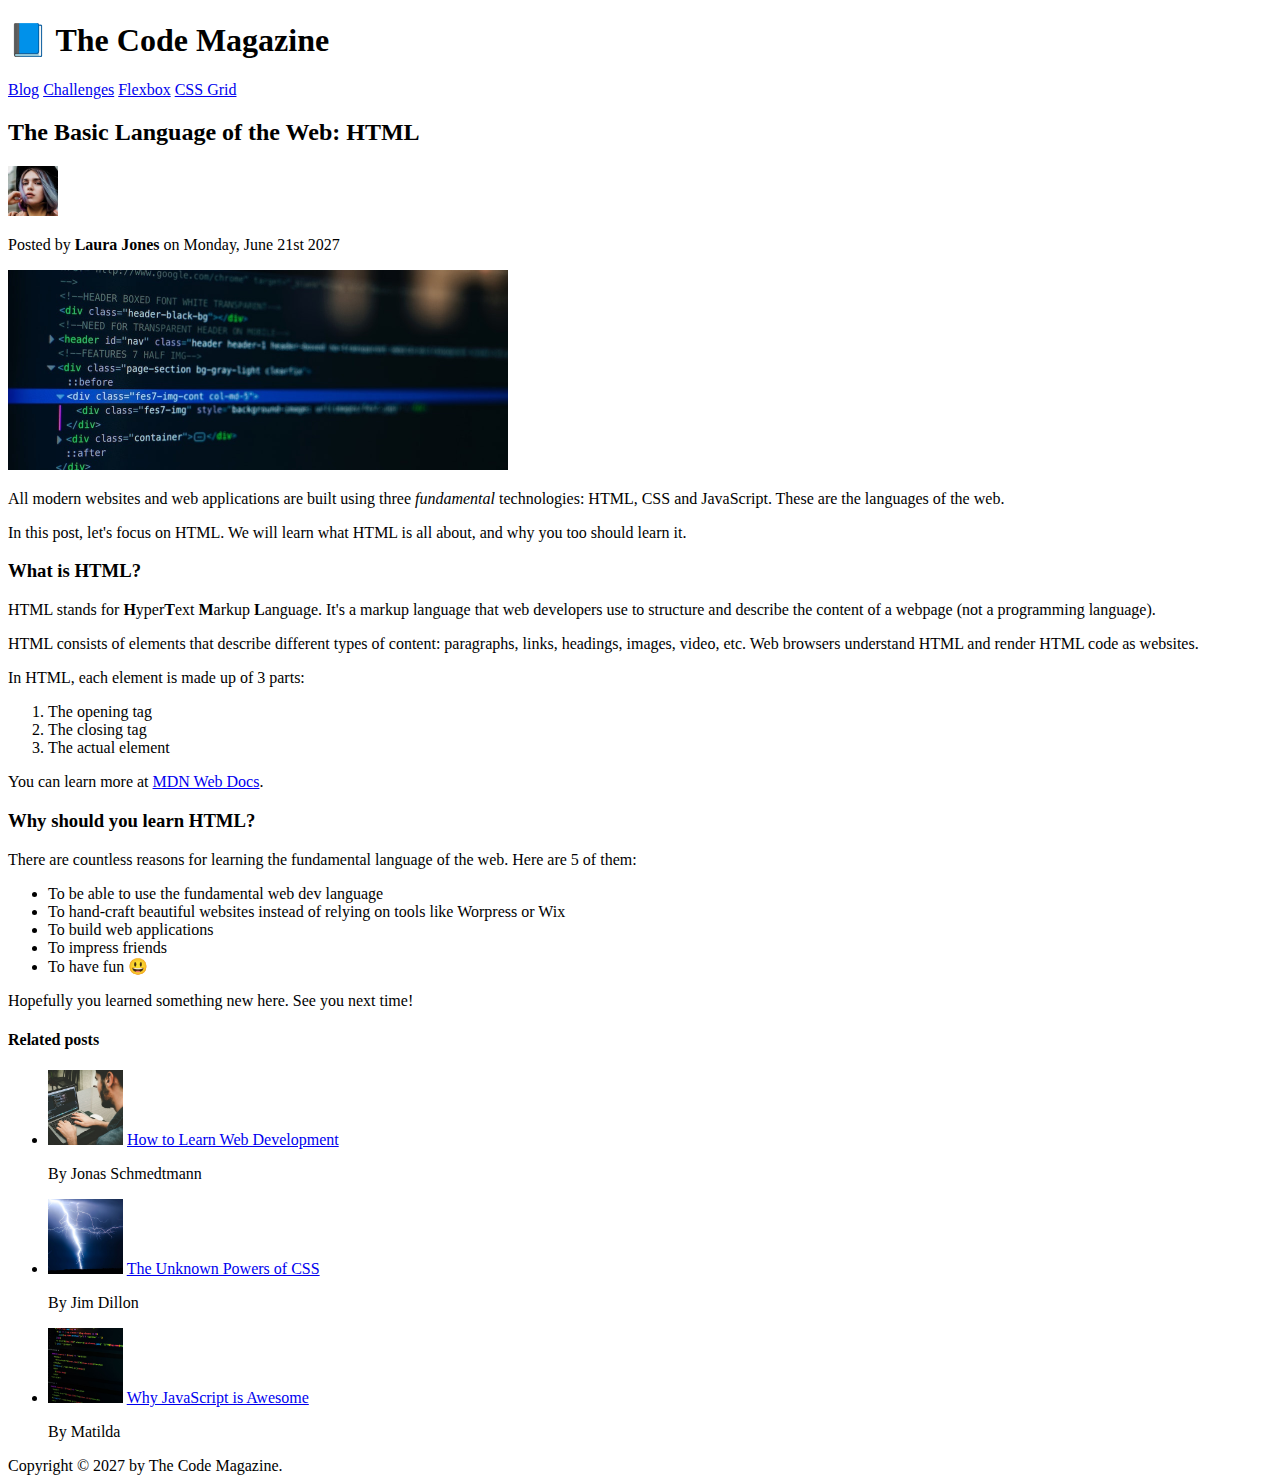
<file: final/02-HTML-Fundamentals/index.html>
<!DOCTYPE html>
<html lang="en">
  <head>
    <meta charset="UTF-8" />
    <title>The Basic Language of the Web: HTML</title>
  </head>

  <body>
    <!--
    <h1>The Basic Language of the Web: HTML</h1>
    <h2>The Basic Language of the Web: HTML</h2>
    <h3>The Basic Language of the Web: HTML</h3>
    <h4>The Basic Language of the Web: HTML</h4>
    <h5>The Basic Language of the Web: HTML</h5>
    <h6>The Basic Language of the Web: HTML</h6>
    -->

    <header>
      <h1>📘 The Code Magazine</h1>

      <nav>
        <a href="blog.html">Blog</a>
        <a href="#">Challenges</a>
        <a href="#">Flexbox</a>
        <a href="#">CSS Grid</a>
      </nav>
    </header>

    <article>
      <header>
        <h2>The Basic Language of the Web: HTML</h2>

        <img
          src="img/laura-jones.jpg"
          alt="Headshot of Laura Jones"
          height="50"
          width="50"
        />

        <p>Posted by <strong>Laura Jones</strong> on Monday, June 21st 2027</p>

        <img
          src="img/post-img.jpg"
          alt="HTML code on a screen"
          width="500"
          height="200"
        />
      </header>

      <p>
        All modern websites and web applications are built using three
        <em>fundamental</em>
        technologies: HTML, CSS and JavaScript. These are the languages of the
        web.
      </p>

      <p>
        In this post, let's focus on HTML. We will learn what HTML is all about,
        and why you too should learn it.
      </p>

      <h3>What is HTML?</h3>
      <p>
        HTML stands for <strong>H</strong>yper<strong>T</strong>ext
        <strong>M</strong>arkup <strong>L</strong>anguage. It's a markup
        language that web developers use to structure and describe the content
        of a webpage (not a programming language).
      </p>
      <p>
        HTML consists of elements that describe different types of content:
        paragraphs, links, headings, images, video, etc. Web browsers understand
        HTML and render HTML code as websites.
      </p>
      <p>In HTML, each element is made up of 3 parts:</p>

      <ol>
        <li>The opening tag</li>
        <li>The closing tag</li>
        <li>The actual element</li>
      </ol>

      <p>
        You can learn more at
        <a
          href="https://developer.mozilla.org/en-US/docs/Web/HTML"
          target="_blank"
          >MDN Web Docs</a
        >.
      </p>

      <h3>Why should you learn HTML?</h3>

      <p>
        There are countless reasons for learning the fundamental language of the
        web. Here are 5 of them:
      </p>

      <ul>
        <li>To be able to use the fundamental web dev language</li>
        <li>
          To hand-craft beautiful websites instead of relying on tools like
          Worpress or Wix
        </li>
        <li>To build web applications</li>
        <li>To impress friends</li>
        <li>To have fun 😃</li>
      </ul>

      <p>Hopefully you learned something new here. See you next time!</p>
    </article>

    <aside>
      <h4>Related posts</h4>

      <ul>
        <li>
          <img
            src="img/related-1.jpg"
            alt="Person programming"
            width="75"
            width="75"
          />
          <a href="#">How to Learn Web Development</a>
          <p>By Jonas Schmedtmann</p>
        </li>
        <li>
          <img src="img/related-2.jpg" alt="Lightning" width="75" heigth="75" />
          <a href="#">The Unknown Powers of CSS</a>
          <p>By Jim Dillon</p>
        </li>
        <li>
          <img
            src="img/related-3.jpg"
            alt="JavaScript code on a screen"
            width="75"
            height="75"
          />
          <a href="#">Why JavaScript is Awesome</a>
          <p>By Matilda</p>
        </li>
      </ul>
    </aside>

    <footer>Copyright &copy; 2027 by The Code Magazine.</footer>
  </body>
</html>
</file>
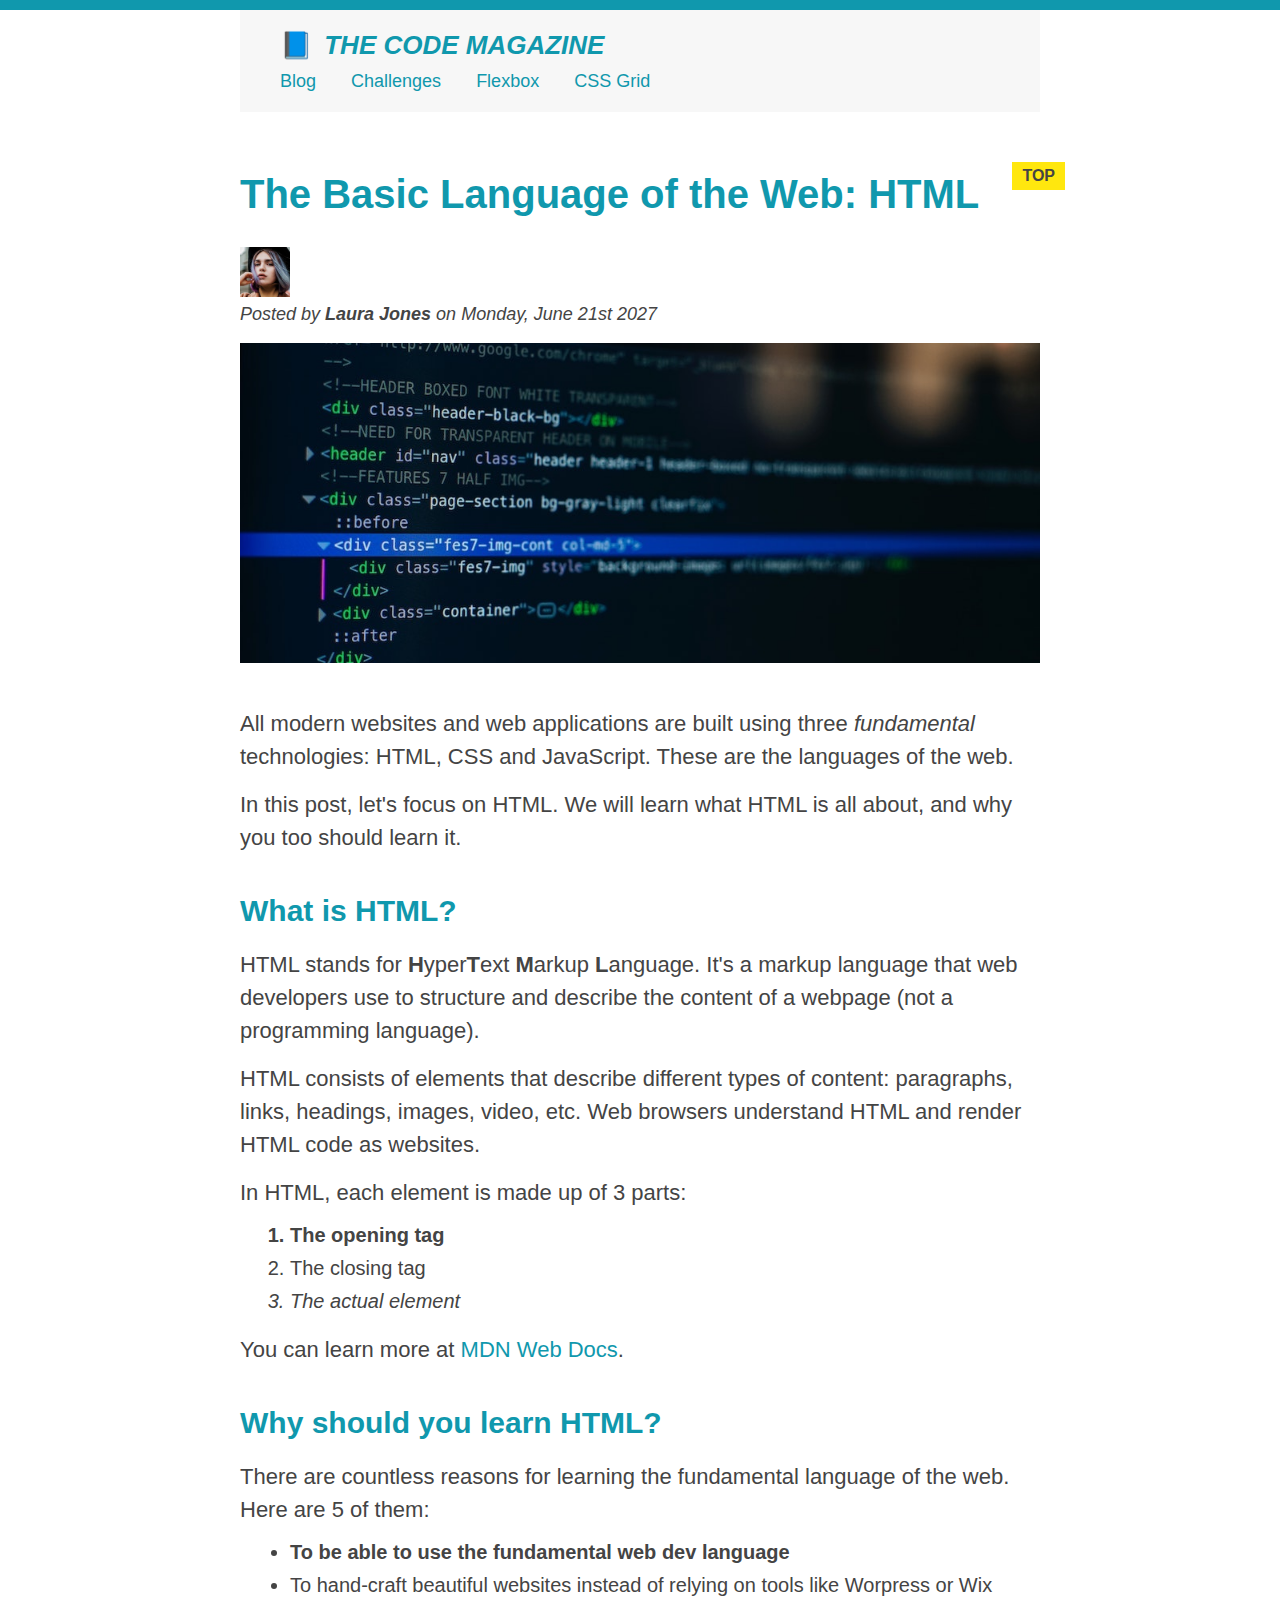
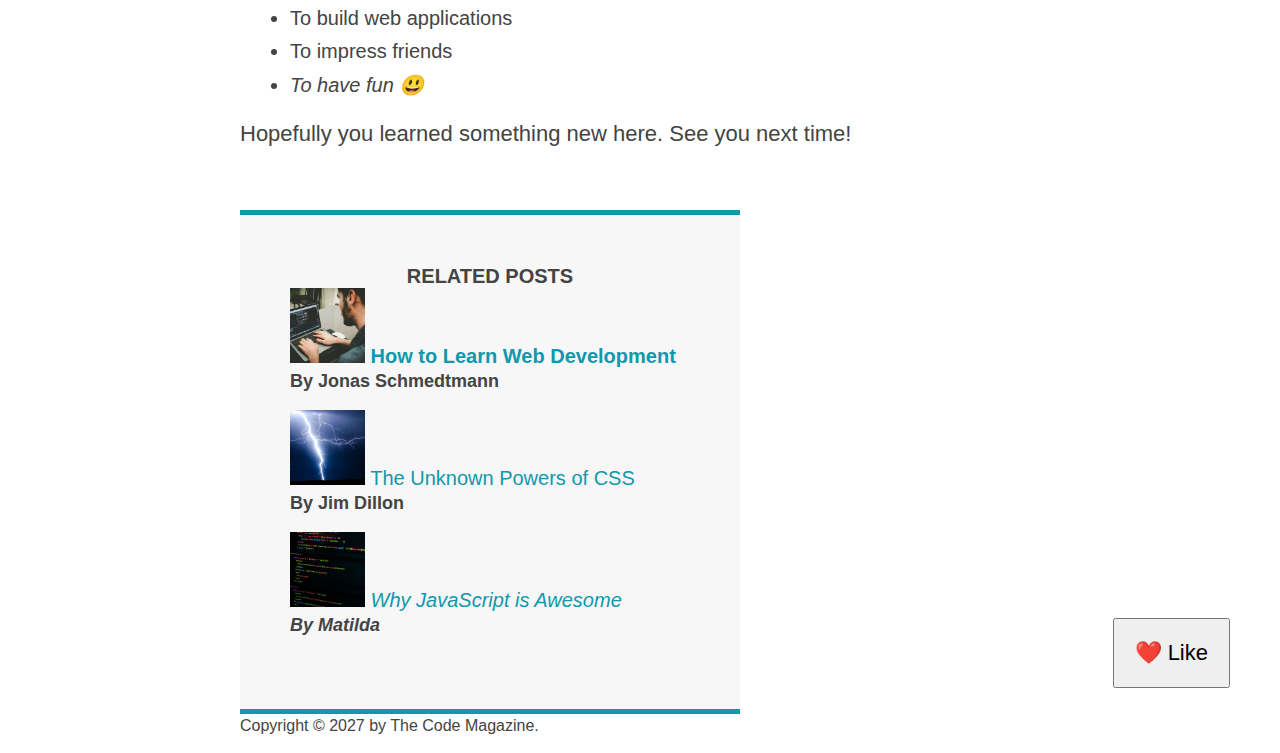
<file: final/03-CSS-Fundamentals/index.html>
<!DOCTYPE html>
<html lang="en">
  <head>
    <meta charset="UTF-8" />
    <link href="style.css" rel="stylesheet" />

    <title>The Basic Language of the Web: HTML</title>
  </head>

  <body>
    <!--
    <h1>The Basic Language of the Web: HTML</h1>
    <h2>The Basic Language of the Web: HTML</h2>
    <h3>The Basic Language of the Web: HTML</h3>
    <h4>The Basic Language of the Web: HTML</h4>
    <h5>The Basic Language of the Web: HTML</h5>
    <h6>The Basic Language of the Web: HTML</h6>
    -->

    <div class="container">
      <header class="main-header">
        <h1>📘 The Code Magazine</h1>

        <nav>
          <!-- <strong>This is the navigation</strong> -->
          <a href="blog.html">Blog</a>
          <a href="#">Challenges</a>
          <a href="#">Flexbox</a>
          <a href="#">CSS Grid</a>
        </nav>
      </header>

      <article>
        <header class="post-header">
          <h2>The Basic Language of the Web: HTML</h2>

          <img
            src="img/laura-jones.jpg"
            alt="Headshot of Laura Jones"
            height="50"
            width="50"
          />

          <p id="author">
            Posted by <strong>Laura Jones</strong> on Monday, June 21st 2027
          </p>

          <img
            src="img/post-img.jpg"
            alt="HTML code on a screen"
            width="500"
            height="200"
            class="post-img"
          />
          <button>❤️ Like</button>
        </header>

        <p>
          All modern websites and web applications are built using three
          <em>fundamental</em>
          technologies: HTML, CSS and JavaScript. These are the languages of the
          web.
        </p>

        <p>
          In this post, let's focus on HTML. We will learn what HTML is all
          about, and why you too should learn it.
        </p>

        <h3>What is HTML?</h3>
        <p>
          HTML stands for <strong>H</strong>yper<strong>T</strong>ext
          <strong>M</strong>arkup <strong>L</strong>anguage. It's a markup
          language that web developers use to structure and describe the content
          of a webpage (not a programming language).
        </p>
        <p>
          HTML consists of elements that describe different types of content:
          paragraphs, links, headings, images, video, etc. Web browsers
          understand HTML and render HTML code as websites.
        </p>
        <p>In HTML, each element is made up of 3 parts:</p>

        <ol>
          <li class="first-li">The opening tag</li>
          <li>The closing tag</li>
          <li>The actual element</li>
        </ol>

        <p>
          You can learn more at
          <a
            href="https://developer.mozilla.org/en-US/docs/Web/HTML"
            target="_blank"
            >MDN Web Docs</a
          >.
        </p>

        <h3>Why should you learn HTML?</h3>

        <p>
          There are countless reasons for learning the fundamental language of
          the web. Here are 5 of them:
        </p>

        <ul>
          <li class="first-li">
            To be able to use the fundamental web dev language
          </li>
          <li>
            To hand-craft beautiful websites instead of relying on tools like
            Worpress or Wix
          </li>
          <li>To build web applications</li>
          <li>To impress friends</li>
          <li>To have fun 😃</li>
        </ul>

        <p>Hopefully you learned something new here. See you next time!</p>
      </article>

      <aside>
        <h4>Related posts</h4>

        <ul class="related">
          <li>
            <img
              src="img/related-1.jpg"
              alt="Person programming"
              width="75"
              height="75"
            />
            <a href="#">How to Learn Web Development</a>
            <p class="related-author">By Jonas Schmedtmann</p>
          </li>
          <li>
            <img
              src="img/related-2.jpg"
              alt="Lightning"
              width="75"
              height="75"
            />
            <a href="#">The Unknown Powers of CSS</a>
            <p class="related-author">By Jim Dillon</p>
          </li>
          <li>
            <img
              src="img/related-3.jpg"
              alt="JavaScript code on a screen"
              width="75"
              height="75"
            />
            <a href="#">Why JavaScript is Awesome</a>
            <p class="related-author">By Matilda</p>
          </li>
        </ul>
      </aside>

      <footer>
        <p id="copyright" class="copyright text">
          Copyright &copy; 2027 by The Code Magazine.
        </p>
      </footer>
    </div>
  </body>
</html>
</file>
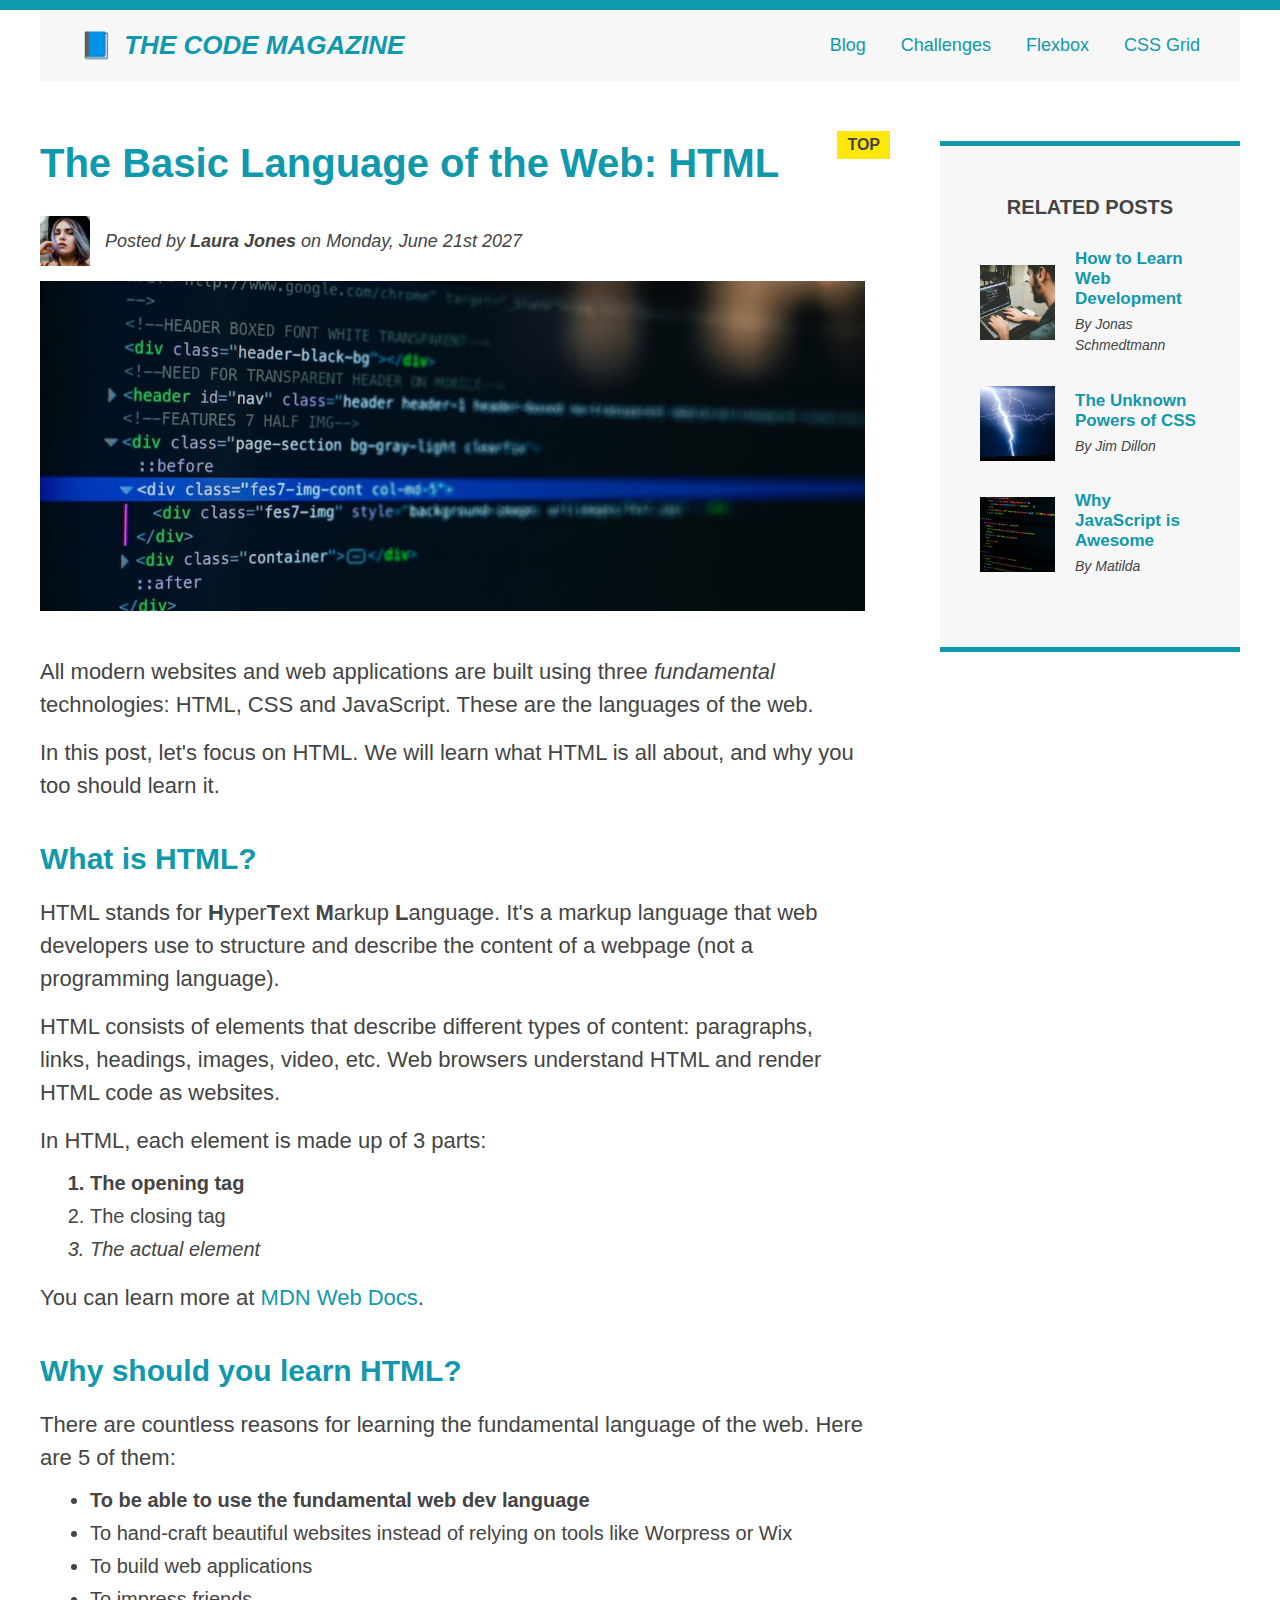
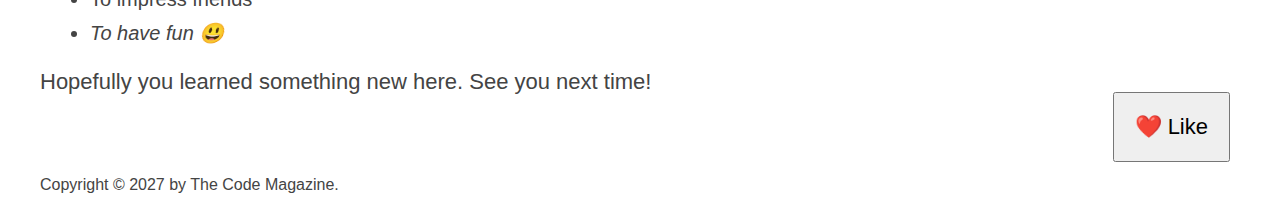
<file: final/04-CSS-Layouts/index.html>
<!DOCTYPE html>
<html lang="en">
  <head>
    <meta charset="UTF-8" />
    <link href="style.css" rel="stylesheet" />

    <title>The Basic Language of the Web: HTML</title>
  </head>

  <body>
    <!--
    <h1>The Basic Language of the Web: HTML</h1>
    <h2>The Basic Language of the Web: HTML</h2>
    <h3>The Basic Language of the Web: HTML</h3>
    <h4>The Basic Language of the Web: HTML</h4>
    <h5>The Basic Language of the Web: HTML</h5>
    <h6>The Basic Language of the Web: HTML</h6>
    -->

    <div class="container">
      <header class="main-header clearfix">
        <h1>📘 The Code Magazine</h1>

        <nav>
          <!-- <strong>This is the navigation</strong> -->
          <a href="blog.html">Blog</a>
          <a href="#">Challenges</a>
          <a href="flexbox.html">Flexbox</a>
          <a href="css-grid.html">CSS Grid</a>
        </nav>

        <!-- <div class="clear"></div> -->
      </header>

      <!-- ONLY NECESSARY FOR FLEXBOX -->
      <!-- <div class="row"> -->
      <article>
        <header class="post-header">
          <h2>The Basic Language of the Web: HTML</h2>

          <div class="author-box">
            <img
              src="img/laura-jones.jpg"
              alt="Headshot of Laura Jones"
              height="50"
              width="50"
              class="author-img"
            />

            <p id="author" class="author">
              Posted by <strong>Laura Jones</strong> on Monday, June 21st 2027
            </p>
          </div>

          <img
            src="img/post-img.jpg"
            alt="HTML code on a screen"
            width="500"
            height="200"
            class="post-img"
          />
          <button>❤️ Like</button>
        </header>

        <p>
          All modern websites and web applications are built using three
          <em>fundamental</em>
          technologies: HTML, CSS and JavaScript. These are the languages of the
          web.
        </p>

        <p>
          In this post, let's focus on HTML. We will learn what HTML is all
          about, and why you too should learn it.
        </p>

        <h3>What is HTML?</h3>
        <p>
          HTML stands for <strong>H</strong>yper<strong>T</strong>ext
          <strong>M</strong>arkup <strong>L</strong>anguage. It's a markup
          language that web developers use to structure and describe the content
          of a webpage (not a programming language).
        </p>
        <p>
          HTML consists of elements that describe different types of content:
          paragraphs, links, headings, images, video, etc. Web browsers
          understand HTML and render HTML code as websites.
        </p>
        <p>In HTML, each element is made up of 3 parts:</p>

        <ol>
          <li class="first-li">The opening tag</li>
          <li>The closing tag</li>
          <li>The actual element</li>
        </ol>

        <p>
          You can learn more at
          <a
            href="https://developer.mozilla.org/en-US/docs/Web/HTML"
            target="_blank"
            >MDN Web Docs</a
          >.
        </p>

        <h3>Why should you learn HTML?</h3>

        <p>
          There are countless reasons for learning the fundamental language of
          the web. Here are 5 of them:
        </p>

        <ul>
          <li class="first-li">
            To be able to use the fundamental web dev language
          </li>
          <li>
            To hand-craft beautiful websites instead of relying on tools like
            Worpress or Wix
          </li>
          <li>To build web applications</li>
          <li>To impress friends</li>
          <li>To have fun 😃</li>
        </ul>

        <p>Hopefully you learned something new here. See you next time!</p>
      </article>

      <aside>
        <h4>Related posts</h4>

        <ul class="related">
          <li class="related-post">
            <img
              src="img/related-1.jpg"
              alt="Person programming"
              width="75"
              height="75"
            />
            <div>
              <a href="#" class="related-link">How to Learn Web Development</a>
              <p class="related-author">By Jonas Schmedtmann</p>
            </div>
          </li>
          <li class="related-post">
            <img
              src="img/related-2.jpg"
              alt="Lightning"
              width="75"
              height="75"
            />
            <div>
              <a href="#" class="related-link">The Unknown Powers of CSS</a>
              <p class="related-author">By Jim Dillon</p>
            </div>
          </li>
          <li class="related-post">
            <img
              src="img/related-3.jpg"
              alt="JavaScript code on a screen"
              width="75"
              height="75"
            />
            <div>
              <a href="#" class="related-link">Why JavaScript is Awesome</a>
              <p class="related-author">By Matilda</p>
            </div>
          </li>
        </ul>
      </aside>
      <!-- </div> -->

      <footer>
        <p id="copyright" class="copyright text">
          Copyright &copy; 2027 by The Code Magazine.
        </p>
      </footer>
    </div>
  </body>
</html>
</file>
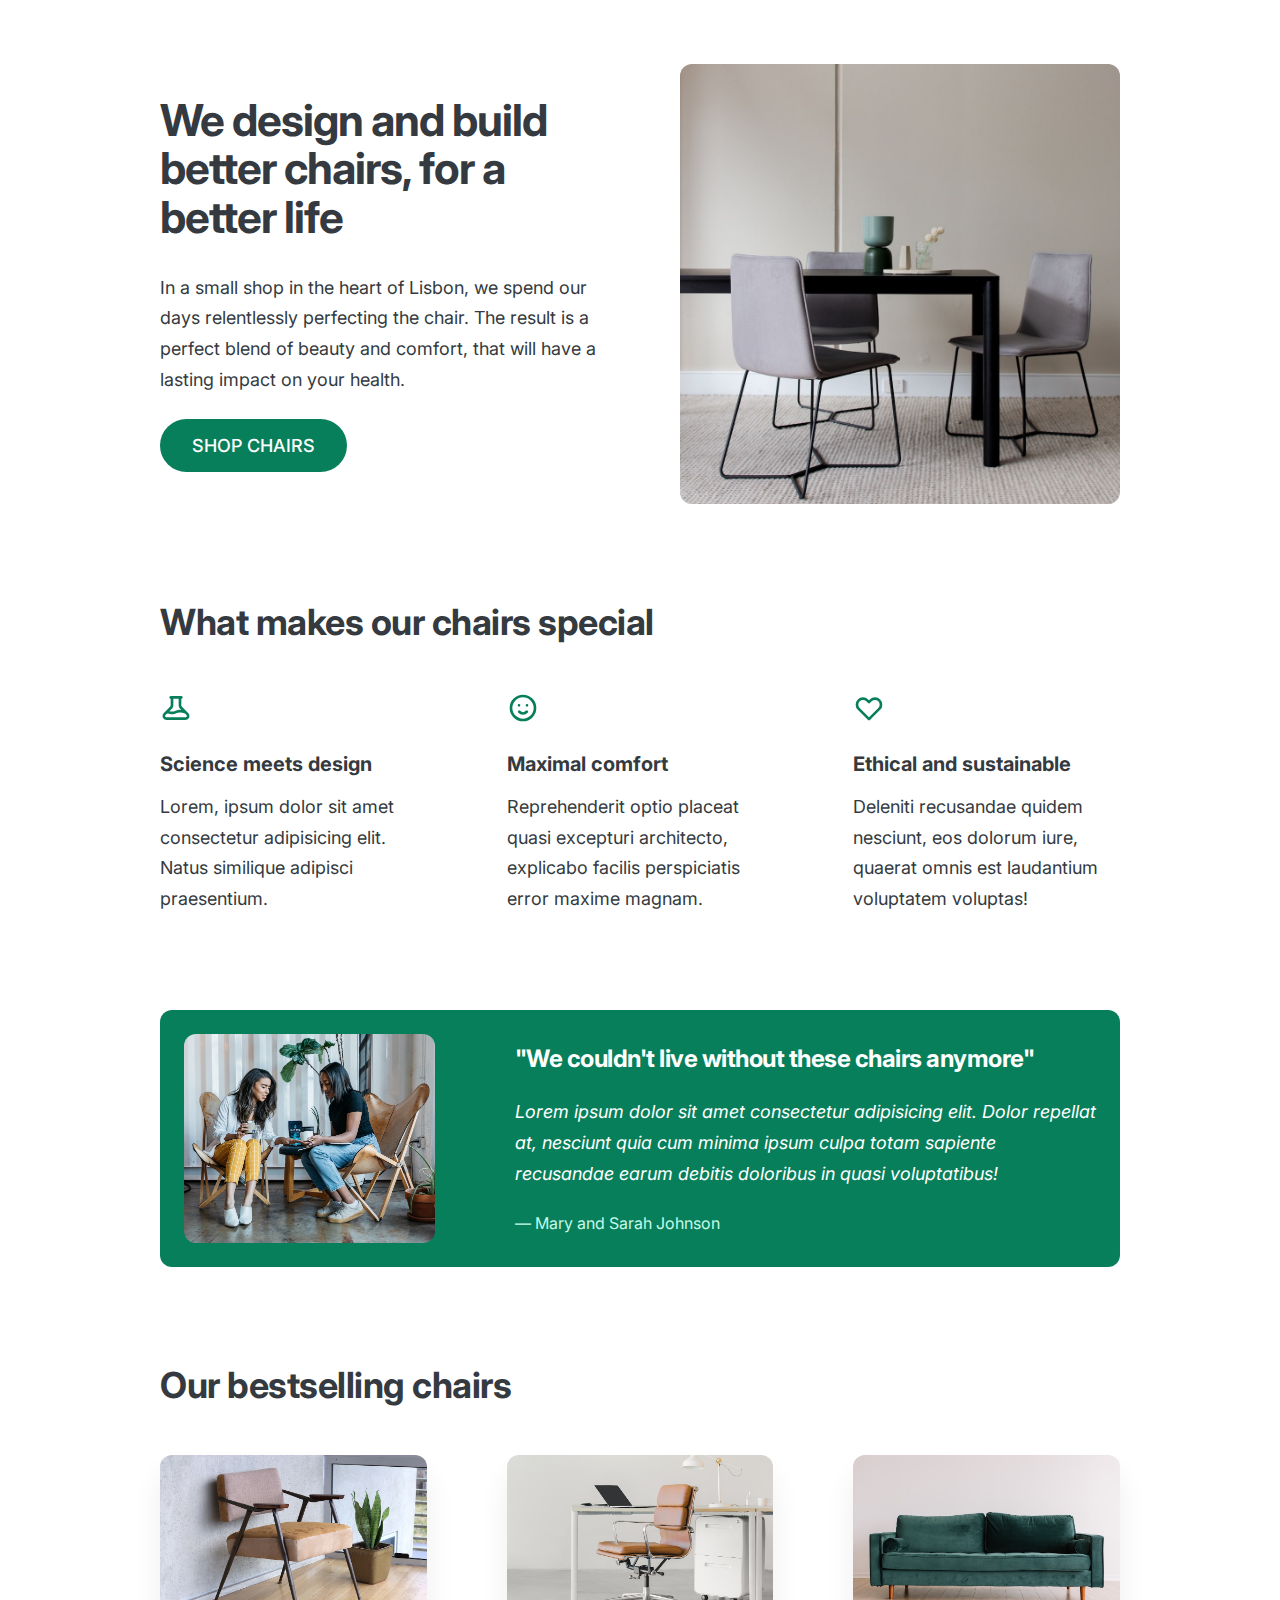
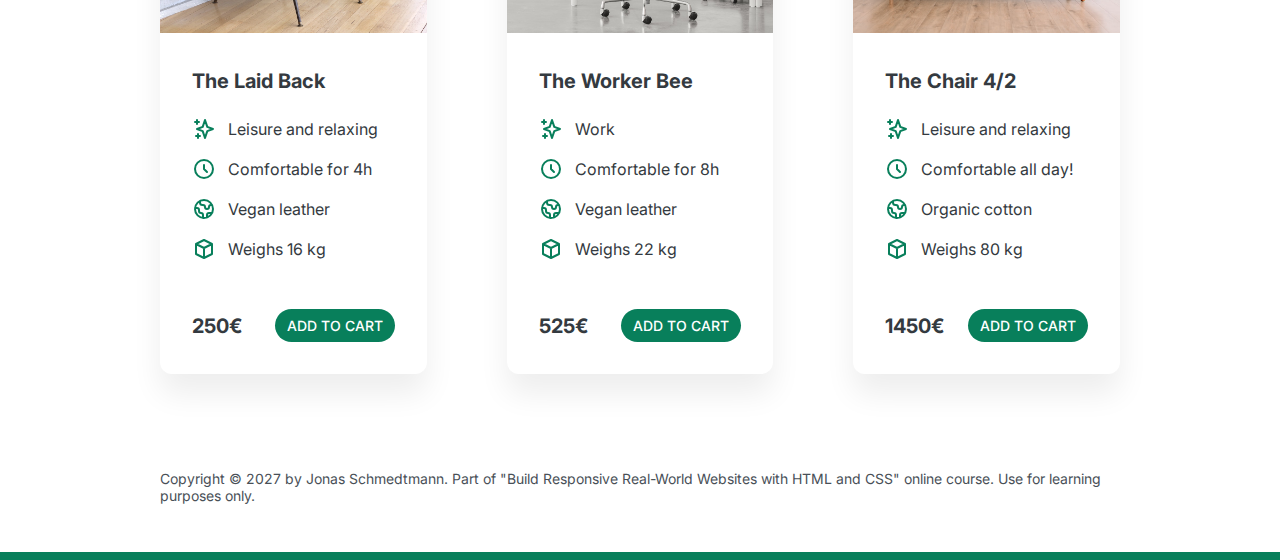
<file: final/05-Design/index.html>
<!DOCTYPE html>
<html lang="en">
  <head>
    <meta charset="UTF-8" />
    <meta http-equiv="X-UA-Compatible" content="IE=edge" />
    <meta name="viewport" content="width=device-width, initial-scale=1.0" />

    <link rel="preconnect" href="https://fonts.gstatic.com" />
    <link
      href="https://fonts.googleapis.com/css2?family=Inter:wght@400;500;700&display=swap"
      rel="stylesheet"
    />

    <link rel="stylesheet" href="style.css" />
    <title>Lisbon Chair Shop</title>
  </head>
  <body>
    <div class="container">
      <header>
        <div class="header-text-box">
          <h1>We design and build better chairs, for a better life</h1>
          <p class="header-text">
            In a small shop in the heart of Lisbon, we spend our days
            relentlessly perfecting the chair. The result is a perfect blend of
            beauty and comfort, that will have a lasting impact on your health.
          </p>
          <a class="btn btn--big" href="#">Shop chairs</a>
        </div>
        <img src="hero.jpg" alt="Photo" />
      </header>

      <section>
        <h2>What makes our chairs special</h2>
        <div class="grid-3-cols">
          <div>
            <svg
              xmlns="http://www.w3.org/2000/svg"
              class="features-icon"
              fill="none"
              viewBox="0 0 24 24"
              stroke="currentColor"
            >
              <path
                stroke-linecap="round"
                stroke-linejoin="round"
                stroke-width="2"
                d="M19.428 15.428a2 2 0 00-1.022-.547l-2.387-.477a6 6 0 00-3.86.517l-.318.158a6 6 0 01-3.86.517L6.05 15.21a2 2 0 00-1.806.547M8 4h8l-1 1v5.172a2 2 0 00.586 1.414l5 5c1.26 1.26.367 3.414-1.415 3.414H4.828c-1.782 0-2.674-2.154-1.414-3.414l5-5A2 2 0 009 10.172V5L8 4z"
              />
            </svg>
            <p class="features-title"><strong>Science meets design</strong></p>
            <p class="features-text">
              Lorem, ipsum dolor sit amet consectetur adipisicing elit. Natus
              similique adipisci praesentium.
            </p>
          </div>

          <div>
            <svg
              xmlns="http://www.w3.org/2000/svg"
              class="features-icon"
              fill="none"
              viewBox="0 0 24 24"
              stroke="currentColor"
            >
              <path
                stroke-linecap="round"
                stroke-linejoin="round"
                stroke-width="2"
                d="M14.828 14.828a4 4 0 01-5.656 0M9 10h.01M15 10h.01M21 12a9 9 0 11-18 0 9 9 0 0118 0z"
              />
            </svg>
            <p class="features-title">
              <strong>Maximal comfort</strong>
            </p>
            <p class="features-text">
              Reprehenderit optio placeat quasi excepturi architecto, explicabo
              facilis perspiciatis error maxime magnam.
            </p>
          </div>

          <div>
            <svg
              xmlns="http://www.w3.org/2000/svg"
              class="features-icon"
              fill="none"
              viewBox="0 0 24 24"
              stroke="currentColor"
            >
              <path
                stroke-linecap="round"
                stroke-linejoin="round"
                stroke-width="2"
                d="M4.318 6.318a4.5 4.5 0 000 6.364L12 20.364l7.682-7.682a4.5 4.5 0 00-6.364-6.364L12 7.636l-1.318-1.318a4.5 4.5 0 00-6.364 0z"
              />
            </svg>
            <p class="features-title">
              <strong>Ethical and sustainable</strong>
            </p>
            <p class="features-text">
              Deleniti recusandae quidem nesciunt, eos dolorum iure, quaerat
              omnis est laudantium voluptatem voluptas!
            </p>
          </div>
        </div>
      </section>

      <section class="testimonial-section">
        <div class="grid-3-cols">
          <img src="customers.jpg" alt="People sitting on chairs" />
          <div class="testimonial-box">
            <h2>"We couldn't live without these chairs anymore"</h2>
            <blockquote class="testimonial-text">
              Lorem ipsum dolor sit amet consectetur adipisicing elit. Dolor
              repellat at, nesciunt quia cum minima ipsum culpa totam sapiente
              recusandae earum debitis doloribus in quasi voluptatibus!
            </blockquote>
            <p class="testimonial-author">&mdash; Mary and Sarah Johnson</p>
          </div>
        </div>
      </section>

      <section>
        <h2>Our bestselling chairs</h2>
        <div class="grid-3-cols">
          <figure class="chair">
            <img src="chair-1.jpg" alt="Chair" />
            <div class="chair-box">
              <h3>The Laid Back</h3>
              <ul class="chair-details">
                <li>
                  <svg
                    xmlns="http://www.w3.org/2000/svg"
                    class="chair-icon"
                    fill="none"
                    viewBox="0 0 24 24"
                    stroke="currentColor"
                  >
                    <path
                      stroke-linecap="round"
                      stroke-linejoin="round"
                      stroke-width="2"
                      d="M5 3v4M3 5h4M6 17v4m-2-2h4m5-16l2.286 6.857L21 12l-5.714 2.143L13 21l-2.286-6.857L5 12l5.714-2.143L13 3z"
                    />
                  </svg>
                  <!-- Span is a generic INLINE text element, it doesn't have any meaning. It's like a div element, but inline -->
                  <span>Leisure and relaxing</span>
                </li>
                <li>
                  <svg
                    xmlns="http://www.w3.org/2000/svg"
                    class="chair-icon"
                    fill="none"
                    viewBox="0 0 24 24"
                    stroke="currentColor"
                  >
                    <path
                      stroke-linecap="round"
                      stroke-linejoin="round"
                      stroke-width="2"
                      d="M12 8v4l3 3m6-3a9 9 0 11-18 0 9 9 0 0118 0z"
                    />
                  </svg>
                  <span>Comfortable for 4h</span>
                </li>
                <li>
                  <svg
                    xmlns="http://www.w3.org/2000/svg"
                    class="chair-icon"
                    fill="none"
                    viewBox="0 0 24 24"
                    stroke="currentColor"
                  >
                    <path
                      stroke-linecap="round"
                      stroke-linejoin="round"
                      stroke-width="2"
                      d="M3.055 11H5a2 2 0 012 2v1a2 2 0 002 2 2 2 0 012 2v2.945M8 3.935V5.5A2.5 2.5 0 0010.5 8h.5a2 2 0 012 2 2 2 0 104 0 2 2 0 012-2h1.064M15 20.488V18a2 2 0 012-2h3.064M21 12a9 9 0 11-18 0 9 9 0 0118 0z"
                    />
                  </svg>
                  <span>Vegan leather</span>
                </li>
                <li>
                  <svg
                    xmlns="http://www.w3.org/2000/svg"
                    class="chair-icon"
                    fill="none"
                    viewBox="0 0 24 24"
                    stroke="currentColor"
                  >
                    <path
                      stroke-linecap="round"
                      stroke-linejoin="round"
                      stroke-width="2"
                      d="M20 7l-8-4-8 4m16 0l-8 4m8-4v10l-8 4m0-10L4 7m8 4v10M4 7v10l8 4"
                    />
                  </svg>
                  <span>Weighs 16 kg</span>
                </li>
              </ul>
              <div class="chair-price">
                <strong>250€</strong>
                <a href="#" class="btn btn--small">Add to cart</a>
              </div>
            </div>
          </figure>

          <figure class="chair">
            <img src="chair-2.jpg" alt="Chair" />
            <div class="chair-box">
              <h3>The Worker Bee</h3>
              <ul class="chair-details">
                <li>
                  <svg
                    xmlns="http://www.w3.org/2000/svg"
                    class="chair-icon"
                    fill="none"
                    viewBox="0 0 24 24"
                    stroke="currentColor"
                  >
                    <path
                      stroke-linecap="round"
                      stroke-linejoin="round"
                      stroke-width="2"
                      d="M5 3v4M3 5h4M6 17v4m-2-2h4m5-16l2.286 6.857L21 12l-5.714 2.143L13 21l-2.286-6.857L5 12l5.714-2.143L13 3z"
                    />
                  </svg>
                  <span>Work</span>
                </li>
                <li>
                  <svg
                    xmlns="http://www.w3.org/2000/svg"
                    class="chair-icon"
                    fill="none"
                    viewBox="0 0 24 24"
                    stroke="currentColor"
                  >
                    <path
                      stroke-linecap="round"
                      stroke-linejoin="round"
                      stroke-width="2"
                      d="M12 8v4l3 3m6-3a9 9 0 11-18 0 9 9 0 0118 0z"
                    />
                  </svg>
                  <span>Comfortable for 8h</span>
                </li>
                <li>
                  <svg
                    xmlns="http://www.w3.org/2000/svg"
                    class="chair-icon"
                    fill="none"
                    viewBox="0 0 24 24"
                    stroke="currentColor"
                  >
                    <path
                      stroke-linecap="round"
                      stroke-linejoin="round"
                      stroke-width="2"
                      d="M3.055 11H5a2 2 0 012 2v1a2 2 0 002 2 2 2 0 012 2v2.945M8 3.935V5.5A2.5 2.5 0 0010.5 8h.5a2 2 0 012 2 2 2 0 104 0 2 2 0 012-2h1.064M15 20.488V18a2 2 0 012-2h3.064M21 12a9 9 0 11-18 0 9 9 0 0118 0z"
                    />
                  </svg>
                  <span>Vegan leather</span>
                </li>
                <li>
                  <svg
                    xmlns="http://www.w3.org/2000/svg"
                    class="chair-icon"
                    fill="none"
                    viewBox="0 0 24 24"
                    stroke="currentColor"
                  >
                    <path
                      stroke-linecap="round"
                      stroke-linejoin="round"
                      stroke-width="2"
                      d="M20 7l-8-4-8 4m16 0l-8 4m8-4v10l-8 4m0-10L4 7m8 4v10M4 7v10l8 4"
                    />
                  </svg>
                  <span>Weighs 22 kg</span>
                </li>
              </ul>
              <div class="chair-price">
                <strong>525€</strong>
                <a href="#" class="btn btn--small">Add to cart</a>
              </div>
            </div>
          </figure>

          <figure class="chair">
            <img src="chair-3.jpg" alt="Chair" />
            <div class="chair-box">
              <h3>The Chair 4/2</h3>
              <ul class="chair-details">
                <li>
                  <svg
                    xmlns="http://www.w3.org/2000/svg"
                    class="chair-icon"
                    fill="none"
                    viewBox="0 0 24 24"
                    stroke="currentColor"
                  >
                    <path
                      stroke-linecap="round"
                      stroke-linejoin="round"
                      stroke-width="2"
                      d="M5 3v4M3 5h4M6 17v4m-2-2h4m5-16l2.286 6.857L21 12l-5.714 2.143L13 21l-2.286-6.857L5 12l5.714-2.143L13 3z"
                    />
                  </svg>
                  <span>Leisure and relaxing</span>
                </li>
                <li>
                  <svg
                    xmlns="http://www.w3.org/2000/svg"
                    class="chair-icon"
                    fill="none"
                    viewBox="0 0 24 24"
                    stroke="currentColor"
                  >
                    <path
                      stroke-linecap="round"
                      stroke-linejoin="round"
                      stroke-width="2"
                      d="M12 8v4l3 3m6-3a9 9 0 11-18 0 9 9 0 0118 0z"
                    />
                  </svg>
                  <span>Comfortable all day!</span>
                </li>
                <li>
                  <svg
                    xmlns="http://www.w3.org/2000/svg"
                    class="chair-icon"
                    fill="none"
                    viewBox="0 0 24 24"
                    stroke="currentColor"
                  >
                    <path
                      stroke-linecap="round"
                      stroke-linejoin="round"
                      stroke-width="2"
                      d="M3.055 11H5a2 2 0 012 2v1a2 2 0 002 2 2 2 0 012 2v2.945M8 3.935V5.5A2.5 2.5 0 0010.5 8h.5a2 2 0 012 2 2 2 0 104 0 2 2 0 012-2h1.064M15 20.488V18a2 2 0 012-2h3.064M21 12a9 9 0 11-18 0 9 9 0 0118 0z"
                    />
                  </svg>
                  <span>Organic cotton</span>
                </li>
                <li>
                  <svg
                    xmlns="http://www.w3.org/2000/svg"
                    class="chair-icon"
                    fill="none"
                    viewBox="0 0 24 24"
                    stroke="currentColor"
                  >
                    <path
                      stroke-linecap="round"
                      stroke-linejoin="round"
                      stroke-width="2"
                      d="M20 7l-8-4-8 4m16 0l-8 4m8-4v10l-8 4m0-10L4 7m8 4v10M4 7v10l8 4"
                    />
                  </svg>
                  <span>Weighs 80 kg</span>
                </li>
              </ul>
              <div class="chair-price">
                <strong>1450€</strong>
                <a href="#" class="btn btn--small">Add to cart</a>
              </div>
            </div>
          </figure>
        </div>
      </section>

      <footer>
        Copyright &copy; 2027 by Jonas Schmedtmann. Part of "Build Responsive
        Real-World Websites with HTML and CSS" online course. Use for learning
        purposes only.
      </footer>
    </div>
  </body>
</html>
</file>
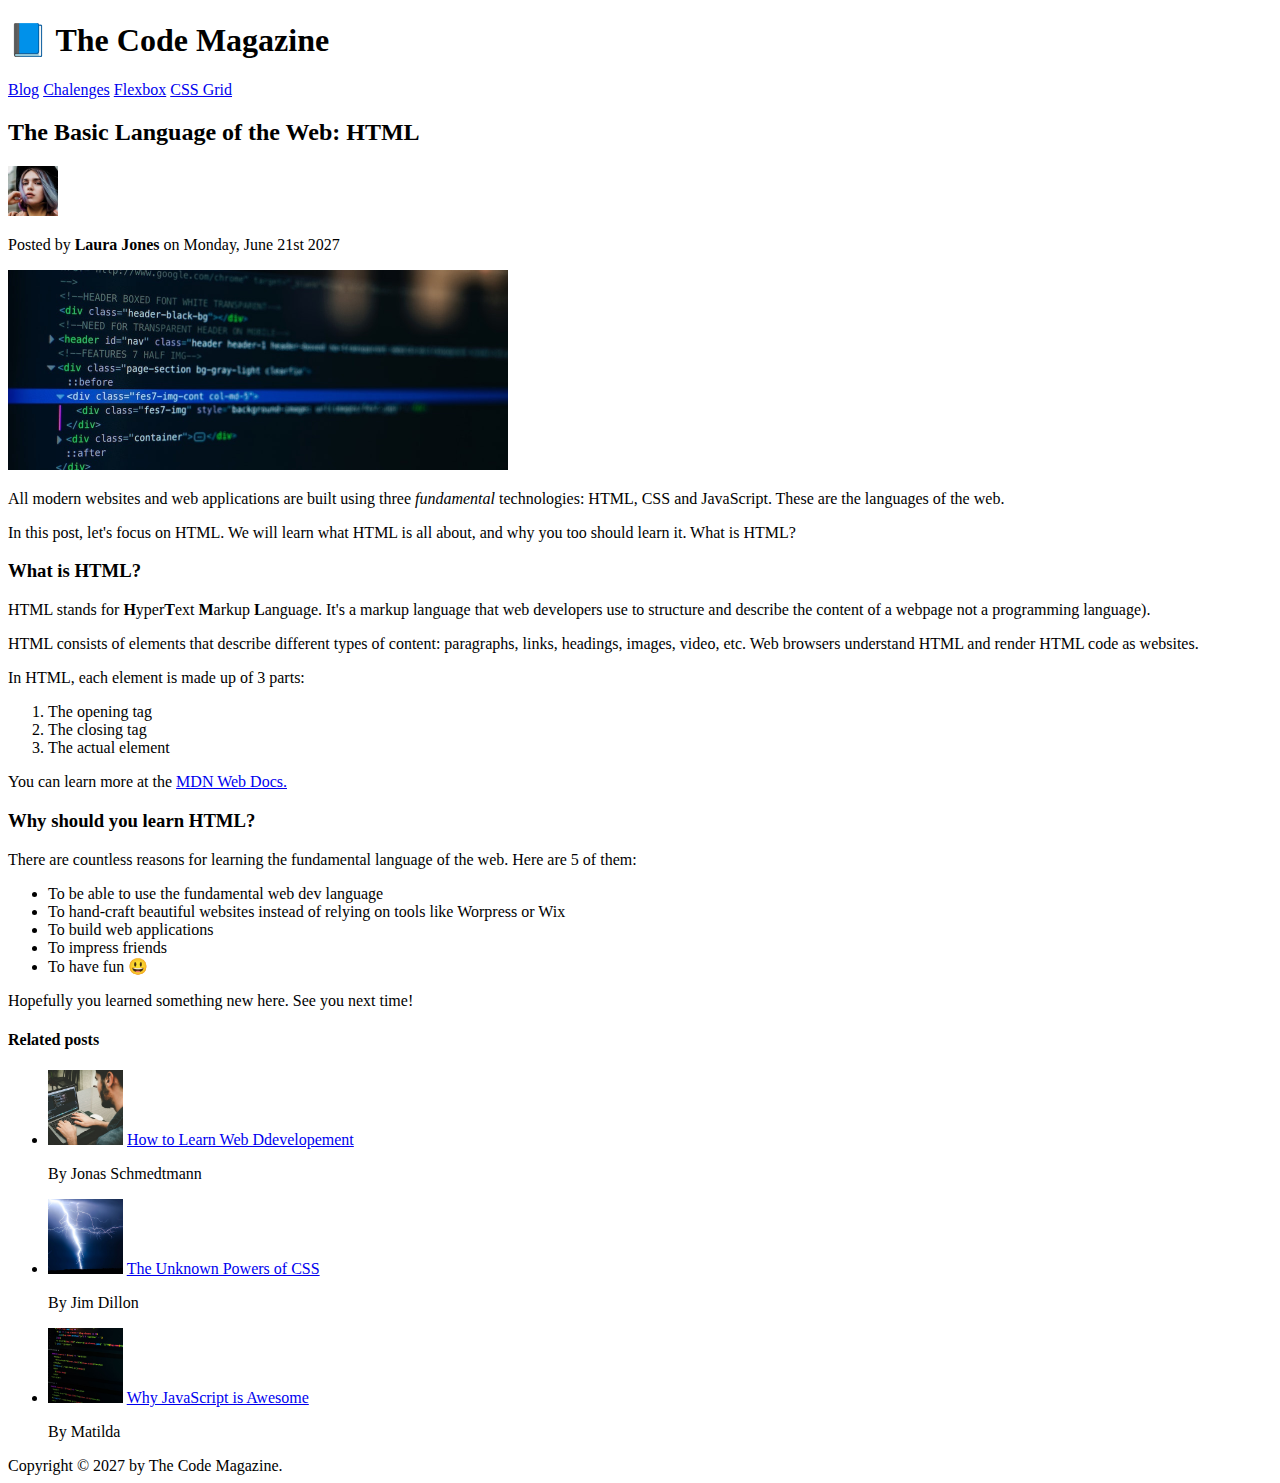
<file: starter/02-HTML-Fundamentals/index.html>
<!DOCTYPE html>
<html lang="en">
  <head>
    <meta charset="UTF-8" />
    <title>The Basic Language of the Web: HTML</title>
  </head>

  <body>
    <header>
      <h1>📘 The Code Magazine</h1>

      <nav>
        <a href="blog.html">Blog</a>
        <a href="#">Chalenges</a>
        <a href="#">Flexbox</a>
        <a href="#">CSS Grid</a>
      </nav>
    </header>

    <article>
      <header>
        <h2>The Basic Language of the Web: HTML</h2>

        <img
          src="img/laura-jones.jpg"
          alt="An author foto"
          width="50"
          height="50"
        />

        <p>Posted by <strong>Laura Jones</strong> on Monday, June 21st 2027</p>

        <img
          src="img/post-img.jpg"
          alt="HTML code on a screen"
          width="500"
          height="200"
        />
      </header>

      <p>
        All modern websites and web applications are built using three
        <em>fundamental</em>
        technologies: HTML, CSS and JavaScript. These are the languages of the
        web.
      </p>

      <p>
        In this post, let's focus on HTML. We will learn what HTML is all about,
        and why you too should learn it. What is HTML?
      </p>

      <h3>What is HTML?</h3>

      <p>
        HTML stands for <strong>H</strong>yper<strong>T</strong>ext
        <strong>M</strong>arkup <strong>L</strong>anguage. It's a markup
        language that web developers use to structure and describe the content
        of a webpage not a programming language).
      </p>

      <p>
        HTML consists of elements that describe different types of content:
        paragraphs, links, headings, images, video, etc. Web browsers understand
        HTML and render HTML code as websites.
      </p>

      <p>In HTML, each element is made up of 3 parts:</p>

      <ol>
        <li>The opening tag</li>
        <li>The closing tag</li>
        <li>The actual element</li>
      </ol>

      <p>
        You can learn more at the
        <a href="https://developer.mozilla.org/ru/docs/Web/HTTP" target="_blank"
          >MDN Web Docs.</a
        >
      </p>

      <h3>Why should you learn HTML?</h3>

      <p>
        There are countless reasons for learning the fundamental language of the
        web. Here are 5 of them:
      </p>

      <ul>
        <li>To be able to use the fundamental web dev language</li>
        <li>
          To hand-craft beautiful websites instead of relying on tools like
          Worpress or Wix
        </li>
        <li>To build web applications</li>
        <li>To impress friends</li>
        <li>To have fun 😃</li>
      </ul>

      <p>Hopefully you learned something new here. See you next time!</p>
    </article>

    <aside>
      <h4>Related posts</h4>
      <ul>
        <li>
          <img
            src="img/related-1.jpg"
            alt="Person programming"
            width="75"
            height="75"
          />
          <a href="#">How to Learn Web Ddevelopement</a>
          <p>By Jonas Schmedtmann</p>
        </li>
        <li>
          <img src="img/related-2.jpg" alt="Lightning" width="75" height="75" />
          <a href="#">The Unknown Powers of CSS</a>
          <p>By Jim Dillon</p>
        </li>

        <li>
          <img
            src="img/related-3.jpg"
            alt="JavaScript code on a screen"
            width="75"
            height="75"
          />
          <a href="#">Why JavaScript is Awesome</a>
          <p>By Matilda</p>
        </li>
      </ul>
    </aside>

    <footer>Copyright &copy; 2027 by The Code Magazine.</footer>
  </body>
</html>
</file>
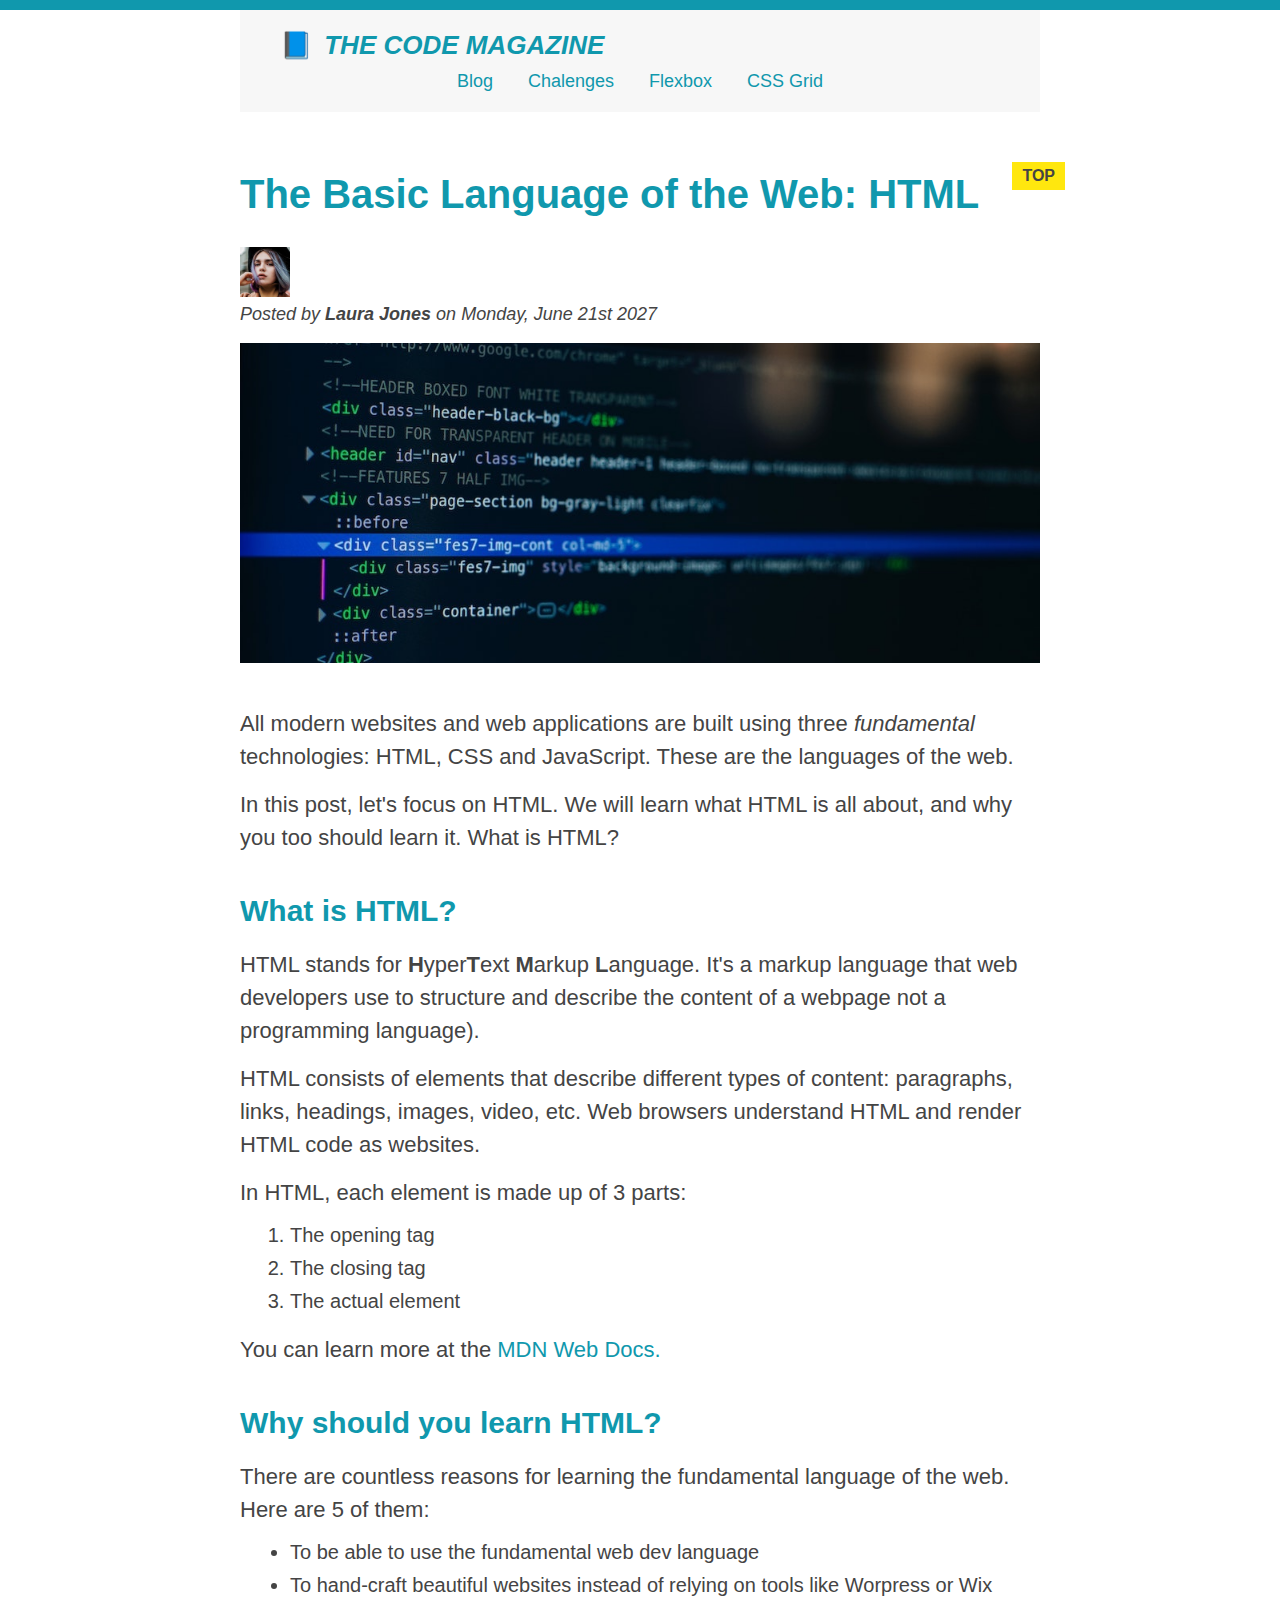
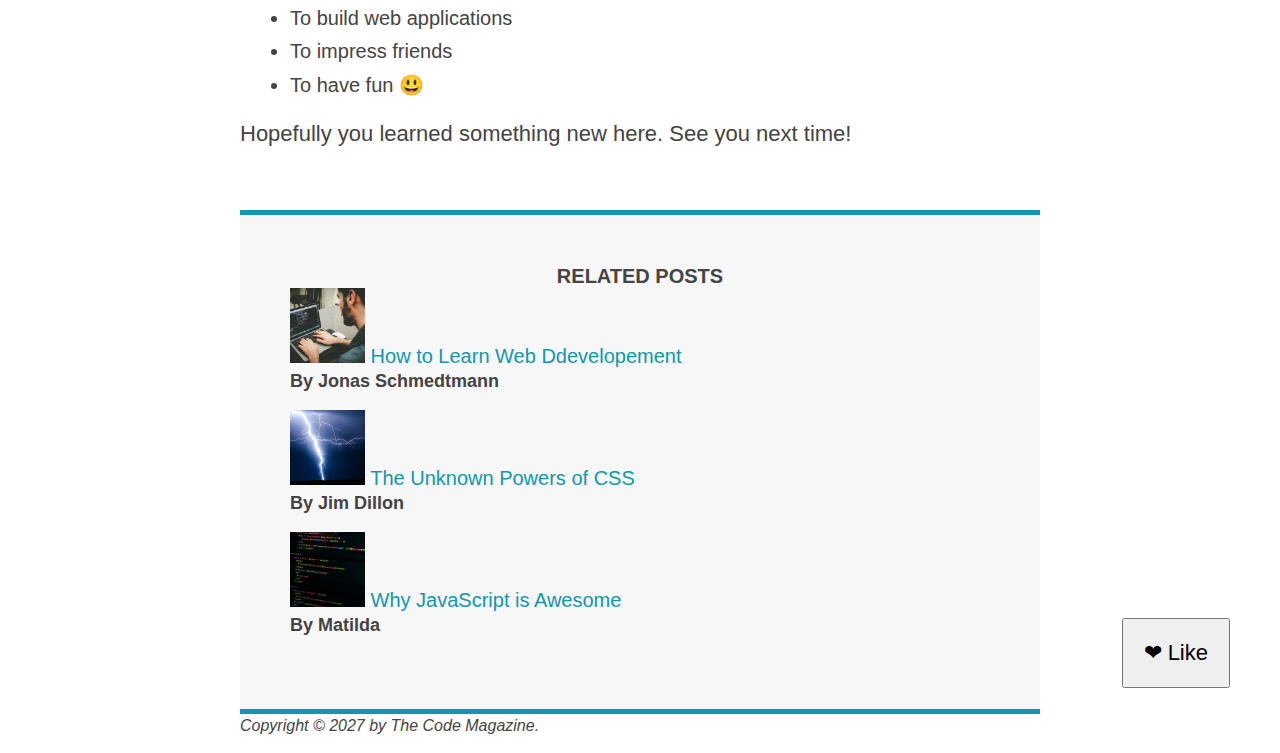
<file: starter/03-CSS-Fundamentals/index.html>
<!DOCTYPE html>
<html lang="en">
  <head>
    <meta charset="UTF-8" />
    <link href="style.css" rel="stylesheet" />
    <title>The Basic Language of the Web: HTML</title>
  </head>

  <body>
    <div class="container">
      <header class="main-header">
        <h1>📘 The Code Magazine</h1>
        <nav>
          <a href="blog.html">Blog</a>
          <a href="#">Chalenges</a>
          <a href="#">Flexbox</a>
          <a href="#">CSS Grid</a>
        </nav>
        <!--       <p>Test paragraph</p>
      <ul>
        <li>Test list</li>
        <li>Test list</li>
        <li>Test list</li>
      </ul> -->
      </header>

      <article>
        <header class="post-header">
          <h2>The Basic Language of the Web: HTML</h2>

          <img
            src="img/laura-jones.jpg"
            alt="An author foto"
            width="50"
            height="50"
          />

          <p id="author">
            Posted by <strong>Laura Jones</strong> on Monday, June 21st 2027
          </p>

          <img
            src="img/post-img.jpg"
            alt="HTML code on a screen"
            width="500"
            height="200"
            class="post-img"
          />
        </header>

        <p>
          All modern websites and web applications are built using three
          <em>fundamental</em>
          technologies: HTML, CSS and JavaScript. These are the languages of the
          web.
        </p>

        <p>
          In this post, let's focus on HTML. We will learn what HTML is all
          about, and why you too should learn it. What is HTML?
        </p>

        <h3>What is HTML?</h3>

        <p>
          HTML stands for <strong>H</strong>yper<strong>T</strong>ext
          <strong>M</strong>arkup <strong>L</strong>anguage. It's a markup
          language that web developers use to structure and describe the content
          of a webpage not a programming language).
        </p>

        <p>
          HTML consists of elements that describe different types of content:
          paragraphs, links, headings, images, video, etc. Web browsers
          understand HTML and render HTML code as websites.
        </p>

        <p>In HTML, each element is made up of 3 parts:</p>

        <ol>
          <li class="first-li">The opening tag</li>
          <li>The closing tag</li>
          <li>The actual element</li>
        </ol>

        <p>
          You can learn more at the
          <a
            href="https://developer.mozilla.org/ru/docs/Web/HTTP"
            target="_blank"
            >MDN Web Docs.</a
          >
        </p>

        <h3>Why should you learn HTML?</h3>

        <p>
          There are countless reasons for learning the fundamental language of
          the web. Here are 5 of them:
        </p>

        <ul>
          <li class="first-li">
            To be able to use the fundamental web dev language
          </li>
          <li>
            To hand-craft beautiful websites instead of relying on tools like
            Worpress or Wix
          </li>
          <li>To build web applications</li>
          <li>To impress friends</li>
          <li>To have fun 😃</li>
        </ul>

        <p>Hopefully you learned something new here. See you next time!</p>
      </article>

      <aside>
        <h4>Related posts</h4>
        <ul class="related">
          <li>
            <img
              src="img/related-1.jpg"
              alt="Person programming"
              width="75"
              height="75"
            />
            <a href="#">How to Learn Web Ddevelopement</a>
            <p class="related-author">By Jonas Schmedtmann</p>
          </li>
          <li>
            <img
              src="img/related-2.jpg"
              alt="Lightning"
              width="75"
              height="75"
            />
            <a href="#">The Unknown Powers of CSS</a>
            <p class="related-author">By Jim Dillon</p>
          </li>

          <li>
            <img
              src="img/related-3.jpg"
              alt="JavaScript code on a screen"
              width="75"
              height="75"
            />
            <a href="#">Why JavaScript is Awesome</a>
            <p class="related-author">By Matilda</p>
          </li>
        </ul>
        <button>❤ Like</button>
      </aside>

      <footer>
        <p id="copyright">Copyright &copy; 2027 by The Code Magazine.</p>
      </footer>
    </div>
  </body>
</html>
</file>
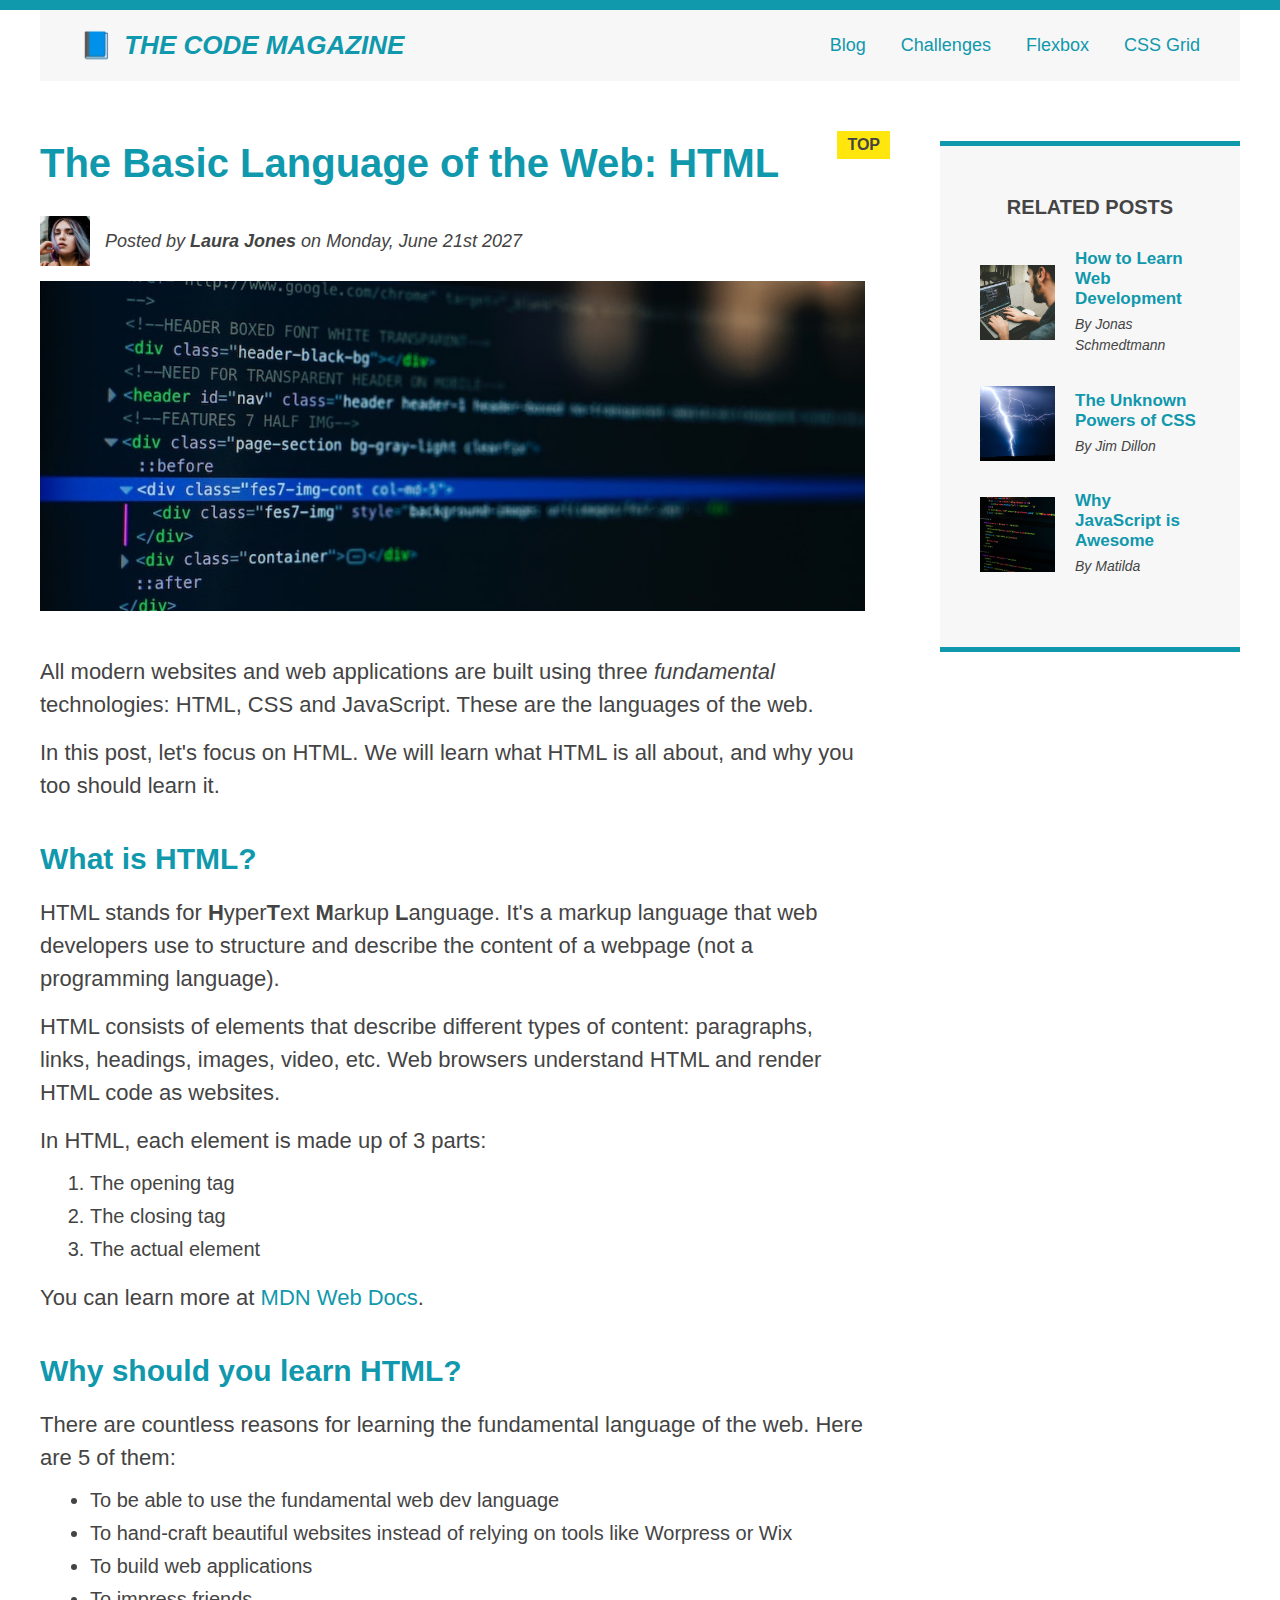
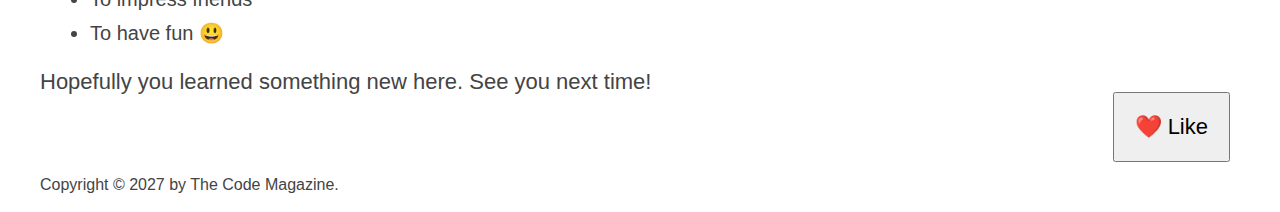
<file: starter/04-CSS-Layouts/index.html>
<!DOCTYPE html>
<html lang="en">
  <head>
    <meta charset="UTF-8" />
    <link href="style.css" rel="stylesheet" />

    <title>The Basic Language of the Web: HTML</title>
  </head>

  <body>
    <div class="container">
      <header class="main-header">
        <h1>📘 The Code Magazine</h1>

        <nav>
          <a href="blog.html">Blog</a>
          <a href="#">Challenges</a>
          <a href="flexbox.html">Flexbox</a>
          <a href="css-grid.html">CSS Grid</a>
        </nav>
      </header>

      <!-- ONLY NECESSARY FOR FLEXBOX -->
      <!-- <div class="row"> -->
        <article>
          <header class="post-header">
            <h2>The Basic Language of the Web: HTML</h2>
            
            <div class="author-box">
              <img
            src="img/laura-jones.jpg"
            alt="Headshot of Laura Jones"
            height="50"
            width="50"
            />
            
              <p id="author">
                Posted by <strong>Laura Jones</strong> on Monday, June 21st 2027
              </p>
            </div>
          
            <img
          src="img/post-img.jpg"
          alt="HTML code on a screen"
          width="500"
          height="200"
          class="post-img"
            />
            <button>❤️ Like</button>
          </header>
        
          <p>
            All modern websites and web applications are built using three
            <em>fundamental</em>
            technologies: HTML, CSS and JavaScript. These are the languages of the
            web.
          </p>
        
          <p>
            In this post, let's focus on HTML. We will learn what HTML is all
            about, and why you too should learn it.
          </p>
        
          <h3>What is HTML?</h3>
          <p>
            HTML stands for <strong>H</strong>yper<strong>T</strong>ext
          <strong>M</strong>arkup <strong>L</strong>anguage. It's a markup
          language that web developers use to structure and describe the content
          of a webpage (not a programming language).
          </p>
          <p>
            HTML consists of elements that describe different types of content:
          paragraphs, links, headings, images, video, etc. Web browsers
          understand HTML and render HTML code as websites.
          </p>
          <p>In HTML, each element is made up of 3 parts:</p>
        
          <ol>
            <li class="first-li">The opening tag</li>
            <li>The closing tag</li>
            <li>The actual element</li>
          </ol>
        
          <p>
            You can learn more at
            <a href="https://developer.mozilla.org/en-US/docs/Web/HTML"
          target="_blank"
            >MDN Web Docs</a>.
          </p>
        
          <h3>Why should you learn HTML?</h3>
        
          <p>
            There are countless reasons for learning the fundamental language of the web. Here are 5 of them:
          </p>
        
          <ul>
            <li class="first-li">
              To be able to use the fundamental web dev language
            </li>
            <li>
              To hand-craft beautiful websites instead of relying on tools like
            Worpress or Wix
            </li>
            <li>To build web applications</li>
            <li>To impress friends</li>
            <li>To have fun 😃</li>
          </ul>
        
          <p>Hopefully you learned something new here. See you next time!</p>
        </article>
      
        <aside>
          <h4>Related posts</h4>
        
          <ul class="related">
            <li class="related-post">
              <img
            src="img/related-1.jpg"
            alt="Person programming"
            width="75"
            height="75"
            />
              <div class="post-box">
                <a href="#" class="related-link">How to Learn Web Development</a>
                <p class="related-author">By Jonas Schmedtmann</p>
              </div>
            </li>
          <li class="related-post">
            <img
            src="img/related-2.jpg"
            alt="Lightning"
            width="75"
            height="75"
            />
            <div class="post-box">
              <a   href="#" class="related-link">The Unknown Powers of CSS</a>
                <p class="related-author">By Jim Dillon</p>
              </div>
            </li>
            <li class="related-post">
              <img
            src="img/related-3.jpg"
            alt="JavaScript code on a screen"
            width="75"
            height="75"
            />
              <div class="post-box">
              <a href="#" class="related-link">Why JavaScript is Awesome</a>
              <p class="related-author">By Matilda</p>
              </div>
            </li>
          </ul>
        </aside>
      <!-- </div> -->

      <footer>
        <p id="copyright" class="copyright text">
        Copyright &copy; 2027 by The Code Magazine.
        </p>
      </footer>
    </div>
  </body>
</html>
</file>
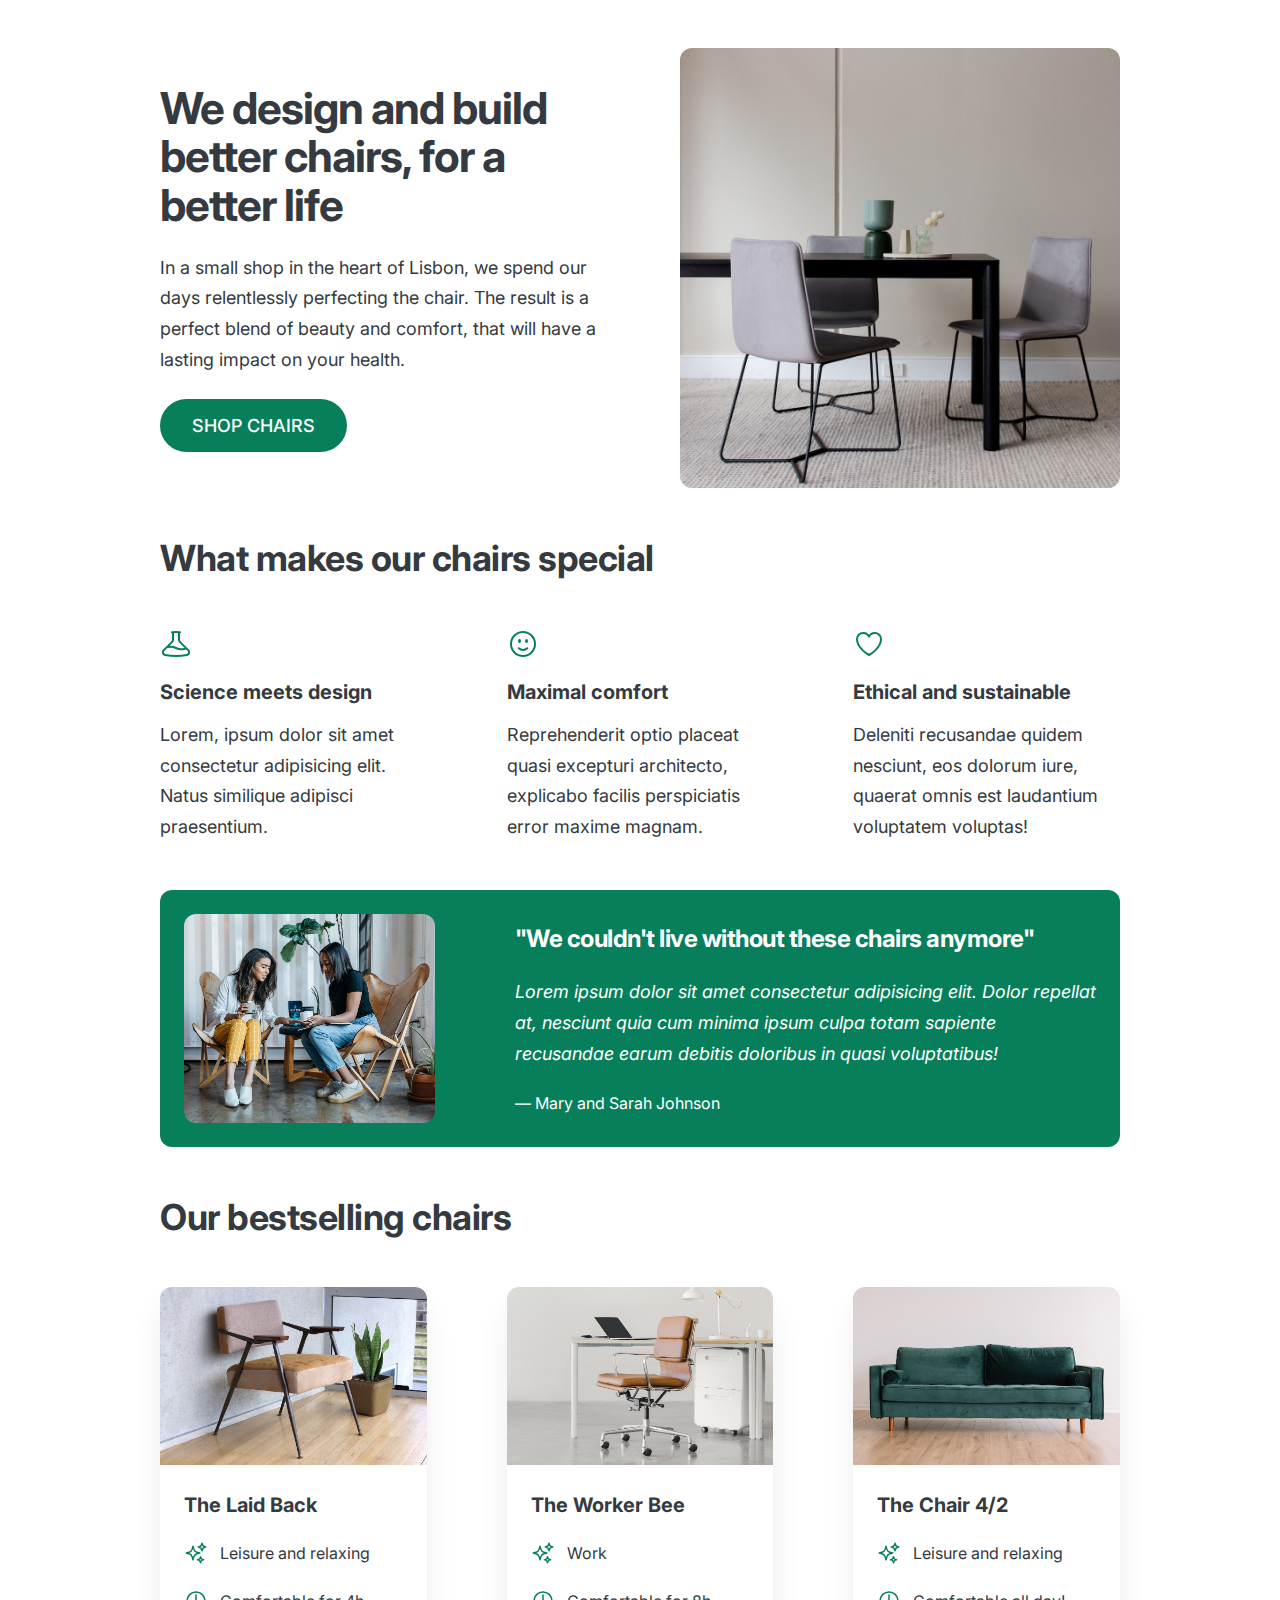
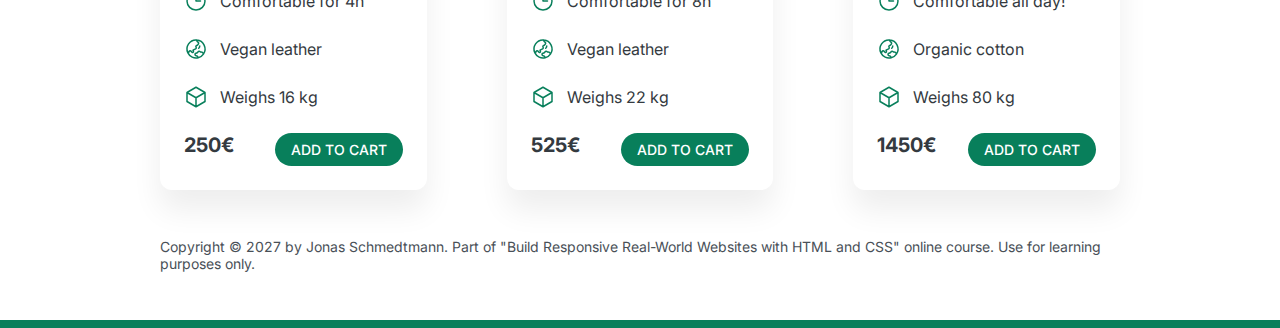
<file: starter/05-Design/index.html>
<!DOCTYPE html>
<html lang="en">
  <head>
    <meta charset="UTF-8" />
    <meta http-equiv="X-UA-Compatible" content="IE=edge" />
    <meta name="viewport" content="width=device-width, initial-scale=1.0" />
    <link rel="preconnect" href="https://fonts.googleapis.com">
    <link rel="preconnect" href="https://fonts.gstatic.com" crossorigin>
    <link href="https://fonts.googleapis.com/css2?family=Inter:wght@400;500;700&display=swap" rel="stylesheet">
    <link rel="stylesheet" href="style.css" />
    <title>Lisbon Chair Shop</title>
  </head>
  <body>
    <div class="container">
      <header>
        <div class="header-text-box">
          <h1>We design and build better chairs, for a better life</h1>
          <p class="header-text">
            In a small shop in the heart of Lisbon, we spend our days
            relentlessly perfecting the chair. The result is a perfect blend of
            beauty and comfort, that will have a lasting impact on your health.
          </p>
          <a class="btn btn--big" href="#">Shop chairs</a>
        </div>
        <img src="hero.jpg" alt="Photo" />
      </header>

      <section>
        <h2>What makes our chairs special</h2>
        <div class="grid-3-cols">
          <div>
            <svg xmlns="http://www.w3.org/2000/svg" fill="none" viewBox="0 0 24 24" stroke-width="1.5" stroke="currentColor" class="features-icon">
              <path stroke-linecap="round" stroke-linejoin="round" d="M9.75 3.104v5.714a2.25 2.25 0 01-.659 1.591L5 14.5M9.75 3.104c-.251.023-.501.05-.75.082m.75-.082a24.301 24.301 0 014.5 0m0 0v5.714c0 .597.237 1.17.659 1.591L19.8 15.3M14.25 3.104c.251.023.501.05.75.082M19.8 15.3l-1.57.393A9.065 9.065 0 0112 15a9.065 9.065 0 00-6.23-.693L5 14.5m14.8.8l1.402 1.402c1.232 1.232.65 3.318-1.067 3.611A48.309 48.309 0 0112 21c-2.773 0-5.491-.235-8.135-.687-1.718-.293-2.3-2.379-1.067-3.61L5 14.5" />
            </svg>
            
            <p class="features-title"><strong>Science meets design</strong></p>
            <p class="features-text">
              Lorem, ipsum dolor sit amet consectetur adipisicing elit. Natus
              similique adipisci praesentium.
            </p>
          </div>

          <div>
            <svg xmlns="http://www.w3.org/2000/svg" fill="none" viewBox="0 0 24 24" stroke-width="1.5" stroke="currentColor" class="features-icon">
              <path stroke-linecap="round" stroke-linejoin="round" d="M15.182 15.182a4.5 4.5 0 01-6.364 0M21 12a9 9 0 11-18 0 9 9 0 0118 0zM9.75 9.75c0 .414-.168.75-.375.75S9 10.164 9 9.75 9.168 9 9.375 9s.375.336.375.75zm-.375 0h.008v.015h-.008V9.75zm5.625 0c0 .414-.168.75-.375.75s-.375-.336-.375-.75.168-.75.375-.75.375.336.375.75zm-.375 0h.008v.015h-.008V9.75z" />
            </svg>
      
            <p class="features-title">
              <strong>Maximal comfort</strong>
            </p>
            <p class="features-text">
              Reprehenderit optio placeat quasi excepturi architecto, explicabo
              facilis perspiciatis error maxime magnam.
            </p>
          </div>

          <div>
            <svg xmlns="http://www.w3.org/2000/svg" fill="none" viewBox="0 0 24 24" stroke-width="1.5" stroke="currentColor" class="features-icon">
              <path stroke-linecap="round" stroke-linejoin="round" d="M21 8.25c0-2.485-2.099-4.5-4.688-4.5-1.935 0-3.597 1.126-4.312 2.733-.715-1.607-2.377-2.733-4.313-2.733C5.1 3.75 3 5.765 3 8.25c0 7.22 9 12 9 12s9-4.78 9-12z" />
            </svg>
            
            
            <p class="features-title">
              <strong>Ethical and sustainable</strong>
            </p>
            <p class="features-text">
              Deleniti recusandae quidem nesciunt, eos dolorum iure, quaerat
              omnis est laudantium voluptatem voluptas!
            </p>
          </div>
        </div>
      </section>

      <section class="testimonial-section">
        <div class="grid-3-cols">
          <img src="customers.jpg" alt="People sitting on chairs" />
          <div class="testimonial-box">
            <h2>"We couldn't live without these chairs anymore"</h2>
            <blockquote class="testimonial-text">
              Lorem ipsum dolor sit amet consectetur adipisicing elit. Dolor
              repellat at, nesciunt quia cum minima ipsum culpa totam sapiente
              recusandae earum debitis doloribus in quasi voluptatibus!
            </blockquote>
            <p class="testimonial-author">&mdash; Mary and Sarah Johnson</p>
          </div>
        </div>
      </section>

      <section>
        <h2>Our bestselling chairs</h2>
        <div class="grid-3-cols">
          <figure class="chair">
            <img src="chair-1.jpg" alt="Chair" />
            <div class="chair-box">
              <h3>The Laid Back</h3>
              <ul class="chair-details">
                <li>
                  <svg xmlns="http://www.w3.org/2000/svg" fill="none" viewBox="0 0 24 24" stroke-width="1.5" stroke="currentColor" class="chair-icon">
                    <path stroke-linecap="round" stroke-linejoin="round" d="M9.813 15.904L9 18.75l-.813-2.846a4.5 4.5 0 00-3.09-3.09L2.25 12l2.846-.813a4.5 4.5 0 003.09-3.09L9 5.25l.813 2.846a4.5 4.5 0 003.09 3.09L15.75 12l-2.846.813a4.5 4.5 0 00-3.09 3.09zM18.259 8.715L18 9.75l-.259-1.035a3.375 3.375 0 00-2.455-2.456L14.25 6l1.036-.259a3.375 3.375 0 002.455-2.456L18 2.25l.259 1.035a3.375 3.375 0 002.456 2.456L21.75 6l-1.035.259a3.375 3.375 0 00-2.456 2.456zM16.894 20.567L16.5 21.75l-.394-1.183a2.25 2.25 0 00-1.423-1.423L13.5 18.75l1.183-.394a2.25 2.25 0 001.423-1.423l.394-1.183.394 1.183a2.25 2.25 0 001.423 1.423l1.183.394-1.183.394a2.25 2.25 0 00-1.423 1.423z" />
                  </svg>
                  <!-- Span is a generic INLINE text element, it doesn't have any meaning. It's like a div element, but inline -->
                  <span>Leisure and relaxing</span>
                </li>
                <li>
                  <svg xmlns="http://www.w3.org/2000/svg" fill="none" viewBox="0 0 24 24" stroke-width="1.5" stroke="currentColor" class="chair-icon">
                    <path stroke-linecap="round" stroke-linejoin="round" d="M12 6v6h4.5m4.5 0a9 9 0 11-18 0 9 9 0 0118 0z" />
                  </svg>
                  <span>Comfortable for 4h</span>
                </li>
                <li>
                  <svg xmlns="http://www.w3.org/2000/svg" fill="none" viewBox="0 0 24 24" stroke-width="1.5" stroke="currentColor" class="chair-icon">
                    <path stroke-linecap="round" stroke-linejoin="round" d="M12.75 3.03v.568c0 .334.148.65.405.864l1.068.89c.442.369.535 1.01.216 1.49l-.51.766a2.25 2.25 0 01-1.161.886l-.143.048a1.107 1.107 0 00-.57 1.664c.369.555.169 1.307-.427 1.605L9 13.125l.423 1.059a.956.956 0 01-1.652.928l-.679-.906a1.125 1.125 0 00-1.906.172L4.5 15.75l-.612.153M12.75 3.031a9 9 0 00-8.862 12.872M12.75 3.031a9 9 0 016.69 14.036m0 0l-.177-.529A2.25 2.25 0 0017.128 15H16.5l-.324-.324a1.453 1.453 0 00-2.328.377l-.036.073a1.586 1.586 0 01-.982.816l-.99.282c-.55.157-.894.702-.8 1.267l.073.438c.08.474.49.821.97.821.846 0 1.598.542 1.865 1.345l.215.643m5.276-3.67a9.012 9.012 0 01-5.276 3.67m0 0a9 9 0 01-10.275-4.835M15.75 9c0 .896-.393 1.7-1.016 2.25" />
                  </svg>
                  <span>Vegan leather</span>
                </li>
                <li>
                  <svg xmlns="http://www.w3.org/2000/svg" fill="none" viewBox="0 0 24 24" stroke-width="1.5" stroke="currentColor" class="chair-icon">
                    <path stroke-linecap="round" stroke-linejoin="round" d="M21 7.5l-9-5.25L3 7.5m18 0l-9 5.25m9-5.25v9l-9 5.25M3 7.5l9 5.25M3 7.5v9l9 5.25m0-9v9" />
                  </svg>
                  <span>Weighs 16 kg</span>
                </li>
              </ul>
              <div class="chair-price">
                <strong>250€</strong>
                <a href="#" class="btn btn--small">Add to cart</a>
              </div>
            </div>
          </figure>

          <figure class="chair">
            <img src="chair-2.jpg" alt="Chair" />
            <div class="chair-box">
              <h3>The Worker Bee</h3>
              <ul class="chair-details">
                <li>
                  <svg xmlns="http://www.w3.org/2000/svg" fill="none" viewBox="0 0 24 24" stroke-width="1.5" stroke="currentColor" class="chair-icon">
                    <path stroke-linecap="round" stroke-linejoin="round" d="M9.813 15.904L9 18.75l-.813-2.846a4.5 4.5 0 00-3.09-3.09L2.25 12l2.846-.813a4.5 4.5 0 003.09-3.09L9 5.25l.813 2.846a4.5 4.5 0 003.09 3.09L15.75 12l-2.846.813a4.5 4.5 0 00-3.09 3.09zM18.259 8.715L18 9.75l-.259-1.035a3.375 3.375 0 00-2.455-2.456L14.25 6l1.036-.259a3.375 3.375 0 002.455-2.456L18 2.25l.259 1.035a3.375 3.375 0 002.456 2.456L21.75 6l-1.035.259a3.375 3.375 0 00-2.456 2.456zM16.894 20.567L16.5 21.75l-.394-1.183a2.25 2.25 0 00-1.423-1.423L13.5 18.75l1.183-.394a2.25 2.25 0 001.423-1.423l.394-1.183.394 1.183a2.25 2.25 0 001.423 1.423l1.183.394-1.183.394a2.25 2.25 0 00-1.423 1.423z" />
                  </svg>
                  <span>Work</span>
                </li>
                <li>
                  <svg xmlns="http://www.w3.org/2000/svg" fill="none" viewBox="0 0 24 24" stroke-width="1.5" stroke="currentColor" class="chair-icon">
                    <path stroke-linecap="round" stroke-linejoin="round" d="M12 6v6h4.5m4.5 0a9 9 0 11-18 0 9 9 0 0118 0z" />
                  </svg>
                  <span>Comfortable for 8h</span>
                </li>
                <li>
                  <svg xmlns="http://www.w3.org/2000/svg" fill="none" viewBox="0 0 24 24" stroke-width="1.5" stroke="currentColor" class="chair-icon">
                    <path stroke-linecap="round" stroke-linejoin="round" d="M12.75 3.03v.568c0 .334.148.65.405.864l1.068.89c.442.369.535 1.01.216 1.49l-.51.766a2.25 2.25 0 01-1.161.886l-.143.048a1.107 1.107 0 00-.57 1.664c.369.555.169 1.307-.427 1.605L9 13.125l.423 1.059a.956.956 0 01-1.652.928l-.679-.906a1.125 1.125 0 00-1.906.172L4.5 15.75l-.612.153M12.75 3.031a9 9 0 00-8.862 12.872M12.75 3.031a9 9 0 016.69 14.036m0 0l-.177-.529A2.25 2.25 0 0017.128 15H16.5l-.324-.324a1.453 1.453 0 00-2.328.377l-.036.073a1.586 1.586 0 01-.982.816l-.99.282c-.55.157-.894.702-.8 1.267l.073.438c.08.474.49.821.97.821.846 0 1.598.542 1.865 1.345l.215.643m5.276-3.67a9.012 9.012 0 01-5.276 3.67m0 0a9 9 0 01-10.275-4.835M15.75 9c0 .896-.393 1.7-1.016 2.25" />
                  </svg>
                  <span>Vegan leather</span>
                </li>
                <li>
                  <svg xmlns="http://www.w3.org/2000/svg" fill="none" viewBox="0 0 24 24" stroke-width="1.5" stroke="currentColor" class="chair-icon">
                    <path stroke-linecap="round" stroke-linejoin="round" d="M21 7.5l-9-5.25L3 7.5m18 0l-9 5.25m9-5.25v9l-9 5.25M3 7.5l9 5.25M3 7.5v9l9 5.25m0-9v9" />
                  </svg>
                  <span>Weighs 22 kg</span>
                </li>
              </ul>
              <div class="chair-price">
                <strong>525€</strong>
                <a href="#" class="btn btn--small">Add to cart</a>
              </div>
            </div>
          </figure>

          <figure class="chair">
            <img src="chair-3.jpg" alt="Chair" />
            <div class="chair-box">
              <h3>The Chair 4/2</h3>
              <ul class="chair-details">
                <li>
                  <svg xmlns="http://www.w3.org/2000/svg" fill="none" viewBox="0 0 24 24" stroke-width="1.5" stroke="currentColor" class="chair-icon">
                    <path stroke-linecap="round" stroke-linejoin="round" d="M9.813 15.904L9 18.75l-.813-2.846a4.5 4.5 0 00-3.09-3.09L2.25 12l2.846-.813a4.5 4.5 0 003.09-3.09L9 5.25l.813 2.846a4.5 4.5 0 003.09 3.09L15.75 12l-2.846.813a4.5 4.5 0 00-3.09 3.09zM18.259 8.715L18 9.75l-.259-1.035a3.375 3.375 0 00-2.455-2.456L14.25 6l1.036-.259a3.375 3.375 0 002.455-2.456L18 2.25l.259 1.035a3.375 3.375 0 002.456 2.456L21.75 6l-1.035.259a3.375 3.375 0 00-2.456 2.456zM16.894 20.567L16.5 21.75l-.394-1.183a2.25 2.25 0 00-1.423-1.423L13.5 18.75l1.183-.394a2.25 2.25 0 001.423-1.423l.394-1.183.394 1.183a2.25 2.25 0 001.423 1.423l1.183.394-1.183.394a2.25 2.25 0 00-1.423 1.423z" />
                  </svg>
                  <span>Leisure and relaxing</span>
                </li>
                <li>
                  <svg xmlns="http://www.w3.org/2000/svg" fill="none" viewBox="0 0 24 24" stroke-width="1.5" stroke="currentColor" class="chair-icon">
                    <path stroke-linecap="round" stroke-linejoin="round" d="M12 6v6h4.5m4.5 0a9 9 0 11-18 0 9 9 0 0118 0z" />
                  </svg>
                  <span>Comfortable all day!</span>
                </li>
                <li>
                  <svg xmlns="http://www.w3.org/2000/svg" fill="none" viewBox="0 0 24 24" stroke-width="1.5" stroke="currentColor" class="chair-icon">
                    <path stroke-linecap="round" stroke-linejoin="round" d="M12.75 3.03v.568c0 .334.148.65.405.864l1.068.89c.442.369.535 1.01.216 1.49l-.51.766a2.25 2.25 0 01-1.161.886l-.143.048a1.107 1.107 0 00-.57 1.664c.369.555.169 1.307-.427 1.605L9 13.125l.423 1.059a.956.956 0 01-1.652.928l-.679-.906a1.125 1.125 0 00-1.906.172L4.5 15.75l-.612.153M12.75 3.031a9 9 0 00-8.862 12.872M12.75 3.031a9 9 0 016.69 14.036m0 0l-.177-.529A2.25 2.25 0 0017.128 15H16.5l-.324-.324a1.453 1.453 0 00-2.328.377l-.036.073a1.586 1.586 0 01-.982.816l-.99.282c-.55.157-.894.702-.8 1.267l.073.438c.08.474.49.821.97.821.846 0 1.598.542 1.865 1.345l.215.643m5.276-3.67a9.012 9.012 0 01-5.276 3.67m0 0a9 9 0 01-10.275-4.835M15.75 9c0 .896-.393 1.7-1.016 2.25" />
                  </svg>
                  <span>Organic cotton</span>
                </li>
                <li>
                  <svg xmlns="http://www.w3.org/2000/svg" fill="none" viewBox="0 0 24 24" stroke-width="1.5" stroke="currentColor" class="chair-icon">
                    <path stroke-linecap="round" stroke-linejoin="round" d="M21 7.5l-9-5.25L3 7.5m18 0l-9 5.25m9-5.25v9l-9 5.25M3 7.5l9 5.25M3 7.5v9l9 5.25m0-9v9" />
                  </svg>
                  <span>Weighs 80 kg</span>
                </li>
              </ul>
              <div class="chair-price">
                <strong>1450€</strong>
                <a href="#" class="btn btn--small">Add to cart</a>
              </div>
            </div>
          </figure>
        </div>
      </section>

      <footer>
        Copyright &copy; 2027 by Jonas Schmedtmann. Part of "Build Responsive
        Real-World Websites with HTML and CSS" online course. Use for learning
        purposes only.
      </footer>
    </div>
  </body>
</html>
</file>
<file: final/03-CSS-Fundamentals/style.css>
* {
  /* border-top: 10px solid #1098ad; */
  margin: 0;
  padding: 0;
}

/* PAGE SECTIONS */
body {
  color: #444;
  font-family: sans-serif;

  border-top: 10px solid #1098ad;
  position: relative;
}

.container {
  width: 800px;
  /* margin-left: auto;
  margin-right: auto; */
  margin: 0 auto;
}

.main-header {
  background-color: #f7f7f7;
  /* padding: 20px;
  padding-left: 40px;
  padding-right: 40px; */
  padding: 20px 40px;
  margin-bottom: 60px;
  /* height: 80px; */
}

nav {
  font-size: 18px;
  /* text-align: center; */
}

article {
  margin-bottom: 60px;
}

.post-header {
  margin-bottom: 40px;
  /* position: relative; */
}

aside {
  background-color: #f7f7f7;
  border-top: 5px solid #1098ad;
  border-bottom: 5px solid #1098ad;
  /* padding-top: 50px;
  padding-bottom: 50px; */
  padding: 50px 0;
  width: 500px;
}

/* SMALLER ELEMENTS */
h1,
h2,
h3 {
  color: #1098ad;
}

h1 {
  font-size: 26px;
  text-transform: uppercase;
  font-style: italic;
}

h2 {
  font-size: 40px;
  margin-bottom: 30px;
}

h3 {
  font-size: 30px;
  margin-bottom: 20px;
  margin-top: 40px;
}

h4 {
  font-size: 20px;
  text-transform: uppercase;
  text-align: center;
}

p {
  font-size: 22px;
  line-height: 1.5;
  margin-bottom: 15px;
}

ul,
ol {
  margin-left: 50px;
  margin-bottom: 20px;
}

li {
  font-size: 20px;
  margin-bottom: 10px;
  /* display: inline; */
}

li:last-child {
  margin-bottom: 0;
}

/* footer p {
  font-size: 16px;
} */

/* article header p {
  font-style: italic;
} */

#author {
  font-style: italic;
  font-size: 18px;
}

#copyright {
  font-size: 16px;
}

.related-author {
  font-size: 18px;
  font-weight: bold;
}

/* ul {
  list-style: none;
} */

.related {
  list-style: none;
}

body {
  /* background-color: orangered; */
}

/* .first-li {
  font-weight: bold;
} */

li:first-child {
  font-weight: bold;
}

li:last-child {
  font-style: italic;
}

li:nth-child(even) {
  /* color: red; */
}

/* Misconception: this won't work! */
article p:first-child {
  color: red;
}

/* Styling links */
a:link {
  color: #1098ad;
  text-decoration: none;
}

a:visited {
  /* color: #777; */
  color: #1098ad;
}

a:hover {
  color: orangered;
  font-weight: bold;
  text-decoration: underline orangered;
}

a:active {
  background-color: black;
  font-style: italic;
}
/* LVHA */

.post-img {
  width: 100%;
  height: auto;
}

nav a:link {
  /* background-color: orangered;
  margin: 20px;
  padding: 20px;

  display: block; */

  margin-right: 30px;
  margin-top: 10px;
  display: inline-block;
}

nav a:link:last-child {
  margin-right: 0;
}

button {
  font-size: 22px;
  padding: 20px;
  cursor: pointer;

  position: absolute;
  /* top: 50px;
  left: 50px; */
  bottom: 50px;
  right: 50px;
}

h1::first-letter {
  font-style: normal;
  margin-right: 5px;
}

h3 + p::first-line {
  /* color: red; */
}

h2 {
  /* background-color: orange; */
  position: relative;
}

h2::before {
  content: "TOP";
  background-color: #ffe70e;
  color: #444;
  font-size: 16px;
  font-weight: bold;
  display: inline-block;
  padding: 5px 10px;
  position: absolute;
  top: -10px;
  right: -25px;
}

/* Resolving conflicts */
/* #copyright {
  color: red;
}

.copyright {
  color: blue;
}

.text {
  color: yellow;
}

footer p {
  color: green !important;
} */

/* nav a:link,
nav p {
  font-size: 18px;
} */
</file>
<file: final/04-CSS-Layouts/style.css>
* {
  /* border-top: 10px solid #1098ad; */
  margin: 0;
  padding: 0;
  box-sizing: border-box;
}

/* PAGE SECTIONS */
body {
  color: #444;
  font-family: sans-serif;

  border-top: 10px solid #1098ad;
  position: relative;
}

.container {
  width: 1200px;
  /* margin-left: auto;
  margin-right: auto; */
  margin: 0 auto;
}

.main-header {
  background-color: #f7f7f7;
  /* padding: 20px;
  padding-left: 40px;
  padding-right: 40px; */
  padding: 20px 40px;
  /* margin-bottom: 60px; */
  /* height: 80px; */
}

nav {
  font-size: 18px;
  /* text-align: center; */
}

article {
  /* margin-bottom: 60px; */
}

.post-header {
  margin-bottom: 40px;
  /* position: relative; */
}

aside {
  background-color: #f7f7f7;
  border-top: 5px solid #1098ad;
  border-bottom: 5px solid #1098ad;
  padding: 50px 40px;
}

/* SMALLER ELEMENTS */
h1,
h2,
h3 {
  color: #1098ad;
}

h1 {
  font-size: 26px;
  text-transform: uppercase;
  font-style: italic;
}

h2 {
  font-size: 40px;
  margin-bottom: 30px;
}

h3 {
  font-size: 30px;
  margin-bottom: 20px;
  margin-top: 40px;
}

h4 {
  font-size: 20px;
  text-transform: uppercase;
  text-align: center;
  margin-bottom: 30px;
}

p {
  font-size: 22px;
  line-height: 1.5;
  margin-bottom: 15px;
}

ul,
ol {
  margin-left: 50px;
  margin-bottom: 20px;
}

li {
  font-size: 20px;
  margin-bottom: 10px;
  /* display: inline; */
}

li:last-child {
  margin-bottom: 0;
}

/* footer p {
  font-size: 16px;
} */

/* article header p {
  font-style: italic;
} */

#author {
  font-style: italic;
  font-size: 18px;
}

#copyright {
  font-size: 16px;
}

.related-author {
  font-size: 18px;
  font-weight: bold;
}

/* ul {
  list-style: none;
} */

.related {
  list-style: none;
  margin-left: 0;
}

body {
  /* background-color: orangered; */
}

/* .first-li {
  font-weight: bold;
} */

li:first-child {
  font-weight: bold;
}

li:last-child {
  font-style: italic;
}

li:nth-child(even) {
  /* color: red; */
}

/* Misconception: this won't work! */
article p:first-child {
  color: red;
}

/* Styling links */
a:link {
  color: #1098ad;
  text-decoration: none;
}

a:visited {
  /* color: #777; */
  color: #1098ad;
}

a:hover {
  color: orangered;
  font-weight: bold;
  text-decoration: underline orangered;
}

a:active {
  background-color: black;
  font-style: italic;
}
/* LVHA */

.post-img {
  width: 100%;
  height: auto;
}

nav a:link {
  /* background-color: orangered;
  margin: 20px;
  padding: 20px;

  display: block; */

  margin-right: 30px;
  display: inline-block;
}

nav a:link:last-child {
  margin-right: 0;
}

button {
  font-size: 22px;
  padding: 20px;
  cursor: pointer;

  position: absolute;
  /* top: 50px;
  left: 50px; */
  bottom: 50px;
  right: 50px;
}

h1::first-letter {
  font-style: normal;
  margin-right: 5px;
}

h3 + p::first-line {
  /* color: red; */
}

h2 {
  /* background-color: orange; */
  position: relative;
}

h2::before {
  content: "TOP";
  background-color: #ffe70e;
  color: #444;
  font-size: 16px;
  font-weight: bold;
  display: inline-block;
  padding: 5px 10px;
  position: absolute;
  top: -10px;
  right: -25px;
}

/* Resolving conflicts */
/* #copyright {
  color: red;
}

.copyright {
  color: blue;
}

.text {
  color: yellow;
}

footer p {
  color: green !important;
} */

/* nav a:link,
nav p {
  font-size: 18px;
} */

/* FLOATS */
/*
.author-img {
  float: left;
  margin-bottom: 20px;
}

.author {
  float: left;
  margin-top: 10px;
  margin-left: 20px;
}

h1 {
  float: left;
}

nav {
  float: right;
}

.clear {
  clear: both;
}

.clearfix::after {
  clear: both;
  content: "";
  display: block;
}

article {
  width: 825px;
  float: left;
}

aside {
  width: 300px;
  float: right;
}

footer {
  clear: both;
}
*/

/* FLEXBOX */
.main-header {
  display: flex;
  align-items: center;
  justify-content: space-between;
}

.author-box {
  display: flex;
  align-items: center;
  margin-bottom: 15px;
}

.author {
  margin-bottom: 0;
  margin-left: 15px;
}

.related-post {
  display: flex;
  align-items: center;
  gap: 20px;
  margin-bottom: 30px;
}

.related-link:link {
  font-size: 17px;
  font-weight: bold;
  font-style: normal;
  margin-bottom: 5px;
  display: block;
}

.related-author {
  margin-bottom: 0;
  font-size: 14px;
  font-weight: normal;
  font-style: italic;
}

/* FLEXBOX LAYOUT */
/* .row {
  display: flex;
  align-items: flex-start;
  gap: 75px;
  margin-bottom: 60px;
}

article {
  flex: 1;
  margin-bottom: 0;
}

aside {
  
  DEFAULTS:
  flex-grow: 0;
  flex-shrink: 1;
  flex-basis: auto;

  flex: 0 0 300px;
} */

/* CSS GRID LAYOUT */
.container {
  display: grid;
  grid-template-columns: 1fr 300px;
  column-gap: 75px;
  row-gap: 60px;
  align-items: start;
}

.main-header {
  /* grid-column: 1 / span 2; */
  grid-column: 1 / -1;
}

article {
}

aside {
}

footer {
  grid-column: 1 / -1;
}
</file>
<file: final/05-Design/style.css>
/*
SPACING SYSTEM (px)
2 / 4 / 8 / 12 / 16 / 24 / 32 / 48 / 64 / 80 / 96 / 128

FONT SIZE SYSTEM (px)
10 / 12 / 14 / 16 / 18 / 20 / 24 / 30 / 36 / 44 / 52 / 62 / 74 / 86 / 98
*/

/* 
MAIN COLOR: #087f5b
GREY COLOR: #343a40
*/

* {
  margin: 0;
  padding: 0;
  box-sizing: border-box;
}

/* ------------------------ */
/* GENERAL STYLES */
/* ------------------------ */
body {
  font-family: "Inter", sans-serif;
  color: #343a40;
  border-bottom: 8px solid #087f5b;
}

.container {
  width: 960px;
  margin: 0 auto;
}

header,
section {
  margin-bottom: 96px;
}

h2 {
  margin-bottom: 48px;
  font-size: 36px;
  letter-spacing: -0.5px;
  /* 24 / 30 / 36 */
}

.grid-3-cols {
  display: grid;
  grid-template-columns: repeat(3, 1fr);
  column-gap: 80px;
}

.btn:link,
.btn:visited {
  background-color: #087f5b;
  color: #fff;
  text-decoration: none;
  text-transform: uppercase;
  font-weight: 500;

  display: inline-block;
  border-radius: 100px;
}

.btn:hover,
.btn:active {
  background-color: #099268;
}

.btn--big {
  font-size: 18px;
  padding: 16px 32px;
}

.btn--small {
  font-size: 14px;
  padding: 8px 12px;
}

img {
  border-radius: 12px;
}

/* ------------------------ */
/* COMPONENT STYLES */
/* ------------------------ */

/* HEADER */
header {
  display: grid;
  grid-template-columns: repeat(2, 1fr);
  column-gap: 80px;
  margin-top: 64px;
}

.header-text-box {
  align-self: center;
}

h1 {
  margin-bottom: 32px;
  font-size: 44px;
  line-height: 1.1;
  letter-spacing: -1px;
  /* 44 / 52 / 62 */

  /* text-shadow: 0 5px 5px rgba(0, 0, 0, 0.2); */
}

.header-text {
  margin-bottom: 24px;
  font-size: 18px;
  line-height: 1.7;
}

img {
  width: 100%;
}

/* FEATURES */
.features-icon {
  stroke: #087f5b;
  width: 32px;
  heigh: 32px;
  margin-bottom: 24px;
}

.features-title {
  margin-bottom: 16px;
  font-size: 20px;
}

.features-text {
  font-size: 18px;
  line-height: 1.7;
}

/* TESTIMONIAL */
.testimonial-section {
  background-color: #087f5b;
  color: #fff;
  padding: 24px;
  border-radius: 12px;
}

.testimonial-box {
  grid-column: 2 / -1;
  align-self: center;
}

.testimonial-box h2 {
  margin-bottom: 24px;
  /* 20 / 24 / 30 */
  font-size: 24px;
}

.testimonial-text {
  font-style: italic;
  margin-bottom: 24px;
  font-size: 18px;
  line-height: 1.7;
  color: ##e6fcf5;
}

.testimonial-author {
  color: #c3fae8;
}

/* CHAIRS */
.chair {
  box-shadow: 0 20px 30px 0 rgba(0, 0, 0, 0.07);
  border-radius: 12px;
}

.chair img {
  border-bottom-left-radius: 0;
  border-bottom-right-radius: 0;
}

.chair-box {
  padding: 32px;
}

h3 {
  margin-bottom: 24px;
  font-size: 20px;
}

.chair-details {
  list-style: none;
  margin-bottom: 48px;
}

.chair-details li {
  display: flex;
  align-items: center;
  gap: 12px;
  margin-bottom: 16px;
}

.chair-details li:last-child {
  margin-bottom: 0;
}

.chair-icon {
  stroke: #087f5b;
  width: 24px;
  height: 24px;
}

.chair-price {
  display: flex;
  justify-content: space-between;
  align-items: center;
  font-size: 20px;
}

footer {
  margin-bottom: 48px;
  font-size: 14px;
  color: #495057;
}
</file>
<file: starter/03-CSS-Fundamentals/style.css>
* {
  margin: 0;
  padding: 0;
}

/* PAGE SECTIONS */
body {
  font-family: sans-serif;
  color: #444;

  border-top: 10px solid #1098ad;
  position: relative;
}

.container {
  width: 800px;
  /* margin-left: auto;
  margin-right: auto; */
  margin: 0 auto;
}

.main-header {
  background-color: #f7f7f7;
  /* padding: 20px;
  padding-left: 40px;
  padding-right: 40px; */
  padding: 20px 40px;
  margin-bottom: 60px;
  /* height: 80px; */
}

nav {
  font-size: 18px;
  text-align: center;
}

article {
  margin-bottom: 60px;
}

.post-header {
  margin-bottom: 40px;
}

aside {
  background-color: #f7f7f7;
  border-top: 5px solid #1098ad;
  border-bottom: 5px solid #1098ad;
  padding: 50px 0;
}

/* SMALLER ELEMENTS */
h1,
h2,
h3 {
  color: #1098ad;
}

h1 {
  font-size: 26px;
  text-transform: uppercase;
  font-style: italic;
}

h2 {
  font-size: 40px;
  margin-bottom: 30px;
}

h3 {
  font-size: 30px;
  margin-bottom: 20px;
  margin-top: 40px;
}

h4 {
  font-size: 20px;
  text-transform: uppercase;
  text-align: center;
}

p {
  font-size: 22px;
  line-height: 1.5;
  margin-bottom: 15px;
}

ul,
ol {
  margin-left: 50px;
  margin-bottom: 20px;
}

li {
  font-size: 20px;
  margin-bottom: 10px;
}

li:last-child {
  margin-bottom: 0;
}

/* footer p {
  font-size: 16px;
} */

/* article header p {
  font-style: italic;
} */

#author {
  font-style: italic;
  font-size: 18px;
}

#copyright {
  font-style: italic;
  font-size: 16px;
}

.related-author {
  font-size: 18px;
  font-weight: bold;
}

.related {
  list-style: none;
}

/* Псевдоклассы */
/* Добавили класс в ручную */
/* .first-li {
  font-weight: bold;
} */

/* Все первые элементы li */
/* li:first-child {
  font-weight: bold;
} */

/* Все последние элементы li */
/* li:last-child {
  font-style: italic;
} */

/* Элемент li по номеру */
/* li:nth-child(2) {
  color: rebeccapurple;
} */

/* Атрибуты <a> со ссылками */
/* LVHA */
a:link {
  color: #1098ad;
  text-decoration: none;
}

/* Посещенные ссылки */
a:visited {
  color: #1098ad;
}

/* Выделение ссылки под курсором */
a:hover {
  color: orangered;
  font-weight: bolt;
  text-decoration: underline orangered;
}

a:active {
  background-color: black;
  font-style: italic;
}

.post-img {
  width: 100%; /* % от ширины родительского контецнера */
  height: auto;
}

nav a:link {
  /* background-color: orangered;
  margin: 20px;
  padding: 20px;

  display: block; */

  margin-right: 30px;
  margin-top: 10px;
  display: inline-block;

  text-align: center;
}

nav a:link:last-child {
  margin-right: 0;
}

button {
  font-size: 22px;
  padding: 20px;
  cursor: pointer;

  position: absolute;
  /* top: 50px;
  left: 50px; */
  bottom: 50px;
  right: 50px;
}

h1::first-letter {
  font-style: normal;
  margin-right: 5px;
}

/* h3 + p::first-line {
  color: red;
} */

h2 {
  position: relative;
}

h2::after {
  content: "TOP";
  background-color: #ffe70e;
  color: #444;
  font-size: 16px;
  font-weight: bold;
  display: inline-block;
  padding: 5px 10px;
  position: absolute;
  top: -10px;
  right: -25px;
}
</file>
<file: starter/04-CSS-Layouts/style.css>
* {
  margin: 0;
  padding: 0;
  box-sizing: border-box;
}

/* PAGE SECTIONS */

body {
  color: #444;
  font-family: sans-serif;
  border-top: 10px solid #1098ad;
  position: relative;
}

.container {
  width: 1200px;
  margin: 0 auto;
}

.main-header {
  background-color: #f7f7f7;
  padding: 20px 40px;
  /* margin-bottom: 60px; */
}

nav {
  font-size: 18px;
}

article {
  /* margin-bottom: 60px; */
}

.post-header {
  margin-bottom: 40px;
}

aside {
  background-color: #f7f7f7;
  border-top: 5px solid #1098ad;
  border-bottom: 5px solid #1098ad;
  padding: 50px 40px;
}

/* SMALLER ELEMENTS */

h1,
h2,
h3 {
  color: #1098ad;
}

h1 {
  font-size: 26px;
  text-transform: uppercase;
  font-style: italic;
}

h2 {
  font-size: 40px;
  margin-bottom: 30px;
}

h3 {
  font-size: 30px;
  margin-bottom: 20px;
  margin-top: 40px;
}

h4 {
  font-size: 20px;
  text-transform: uppercase;
  text-align: center;
  margin-bottom: 30px;
}

p {
  font-size: 22px;
  line-height: 1.5;
  margin-bottom: 15px;
}

ul,
ol {
  margin-left: 50px;
  margin-bottom: 20px;
}

li {
  font-size: 20px;
  margin-bottom: 10px;
}

li:last-child {
  margin-bottom: 0;
}

#author {
  font-style: italic;
  font-size: 18px;
  margin-bottom: 0;
  margin-left: 15px;
}

#copyright {
  font-size: 16px;
}

.related {
  list-style: none;
  margin-left: 0;
}

/* 
li:first-child {
  font-weight: bold;
}

li:last-child {
  font-style: italic;
} 
*/

/* Styling links */
/* LVHA (:link — :visited — :hover — :active)*/

a:link {
  color: #1098ad;
  text-decoration: none;
}

a:visited {
  color: #1098ad;
}

a:hover {
  color: orangered;
  font-weight: bold;
  text-decoration: underline orangered;
}

a:active {
  background-color: black;
  font-style: italic;
}



.post-img {
  width: 100%;
  height: auto;
}

nav a:link {
  margin-right: 30px;
  display: inline-block;
}

nav a:link:last-child {
  margin-right: 0;
}

button {
  font-size: 22px;
  padding: 20px;
  cursor: pointer;
  position: absolute;
  bottom: 50px;
  right: 50px;
}

h1::first-letter {
  font-style: normal;
  margin-right: 5px;
}

h2 {
  position: relative;
}

h2::before {
  content: "TOP";
  background-color: #ffe70e;
  color: #444;
  font-size: 16px;
  font-weight: bold;
  display: inline-block;
  padding: 5px 10px;
  position: absolute;
  top: -10px;
  right: -25px;
}

/* FLOAT */
/* 
article {
  width: 825px;
  float: left;
}

aside {
  width: 300px;
  float: right;
}

footer {
  clear: both;
} */

/* FLEXBOX */

.main-header {
  display: flex;
  align-items: center;
  justify-content: space-between;
}

.author-box {
  display: flex;
  align-items: center;
  margin-bottom: 15px;
}

.related-post {
  display: flex;
  align-items: center;
  gap: 20px;
  margin-bottom: 30px;
}

.related-post:last-child {
  margin-bottom: 0;
}

.related-link:link {
  font-size: 17px;
  font-weight: bold;
  font-style: normal;
  display: block;
  margin-bottom: 5px;
}

.related-author {
  margin-bottom: 0;
  font-size: 14px;
  font-weight: normal;
  font-style: italic;
}

/* .row {
  display: flex;
  align-items: flex-start;
  gap: 75px;
  margin-bottom: 60px;
}

article {
  flex: 1;
  margin-bottom: 0;
}

aside {
  flex: 0 0 300px;
} */

/* CSS GRID LAYOUT */
.container {
  display: grid;
  grid-template-columns: 1fr 300px;
  column-gap: 75px;
  row-gap: 60px;
  align-items: start;
}

.main-header {
  grid-column: 1 / -1;
}

.footer {
  grid-column: 1 / -1;
}
</file>
<file: starter/05-Design/style.css>
/*
SPACING SYSTEM (px)
2 / 4 / 8 / 12 / 16 / 24 / 32 / 48 / 64 / 80 / 96 / 128

FONT SIZE SYSTEM (px)
10 / 12 / 14 / 16 / 18 / 20 / 24 / 30 / 36 / 44 / 52 / 62 / 74 / 86 / 98
*/

/* 
MAIN COLOR: #087f5b
GRAY COLOR: #343a40

*/

* {
  margin: 0;
  padding: 0;
  box-sizing: border-box;
}

/* ------------------------ */
/* GENERAL STYLES */
/* ------------------------ */
body {
  font-family: 'Inter', sans-serif;
  color: #343a40;
  border-bottom: 8px solid #087f5b;
}

.container {
  width: 960px;
  margin: 0 auto;
}

header,
section {
  margin-bottom: 48px;
}

h2 {
  margin-bottom: 48px;
  font-size: 36px;
  letter-spacing: -0.5px;
}

.grid-3-cols {
  display: grid;
  grid-template-columns: repeat(3, 1fr);
  column-gap: 80px;
}

.btn:link,
.btn:visited {
  background-color: #087f5b;
  color: #fff;
  text-decoration: none;
  text-transform: uppercase;
  font-weight: 500;
  display: inline-block;
  border-radius: 100px;
}

.btn:hover,
.btn:active {
  background-color: #099268;
}

.btn--big {
  font-size: 18px;
  padding: 16px 32px;
}

.btn--small {
  font-size: 14px;
  padding: 8px 16px;
}

img {
  border-radius: 12px;
}

/* ------------------------ */
/* COMPONENT STYLES */
/* ------------------------ */

/* HEADER */
header {
  display: grid;
  grid-template-columns: repeat(2, 1fr);
  column-gap: 80px;
  margin-top: 48px;
}

.header-text-box {
  align-self: center;
}

h1 {
  margin-bottom: 24px;
  font-size: 44px;
  line-height: 1.1;
  letter-spacing: -1px;

  /* text-shadow: 0 5px 5px rgba(0, 0, 0, 0.2); */
}

.header-text {
  margin-bottom: 24px;
  font-size: 18px;
  line-height: 1.7;
}

img {
  width: 100%;
}

/* FEATURES */
.features-icon {
  stroke: #087f5b;
  width: 32px;
  height: 32px;
  margin-bottom: 16px;
}

.features-title {
  margin-bottom: 16px;
  font-size: 20px;
}

.features-text {
  font-size: 18px;
  line-height: 1.7;
}

/* TESTIMONIAL */
.testimonial-section {
  background-color: #087f5b;
  color: #fff;
  padding: 24px;
  border-radius: 12px;
}

.testimonial-box {
  grid-column: 2 / -1;
  align-self: center;
}

.testimonial-box h2 {
  margin-bottom: 24px;
  font-size: 24px;
}

.testimonial-text {
  font-style: italic;
  margin-bottom: 24px;
  font-size: 18px;
  line-height: 1.7;
}

/* CHAIRS */
.chair {
  box-shadow: 0 20px 30px 0 rgba(0, 0, 0, 0.07);
  border-radius: 12px;
}

.chair img {
  border-bottom-left-radius: 0;
  border-bottom-right-radius: 0;
}

.chair-box {
  padding: 24px;
}

h3 {
  margin-bottom: 24px;
  font-size: 20px;
}

.chair-details {
  list-style: none;
  margin-bottom: 24px;
}

.chair-details li {
  display: flex;
  align-items: center;
  gap: 12px;
  margin-bottom: 24px;
}

.chair-details li:last-child {
  margin-bottom: 0;
}

.chair-icon {
  stroke: #087f5b;
  width: 24px;
  height: 24px;
}

.chair-price {
  display: flex;
  justify-content: space-between;
  font-size: 20px;
}

footer {
  margin-bottom: 48px;
  font-size: 14px;
  color: #495057;
}
</file>
